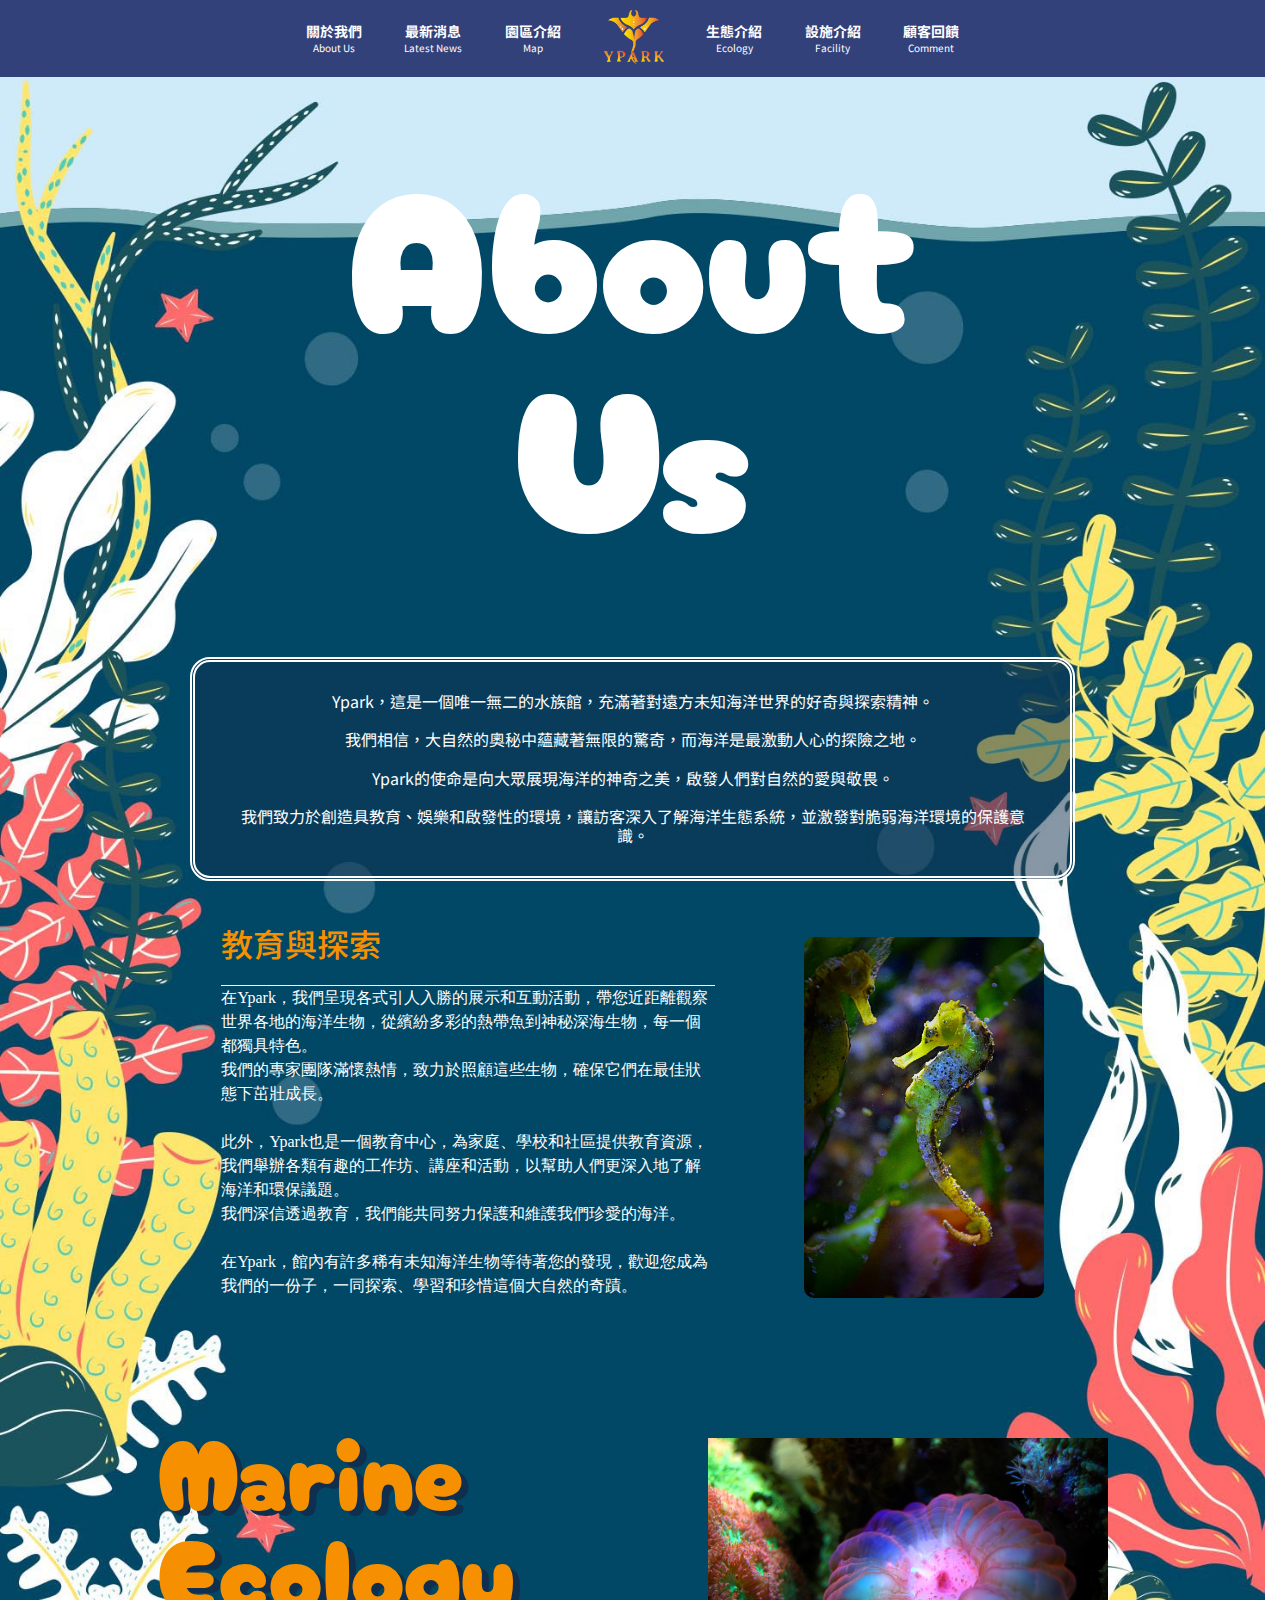
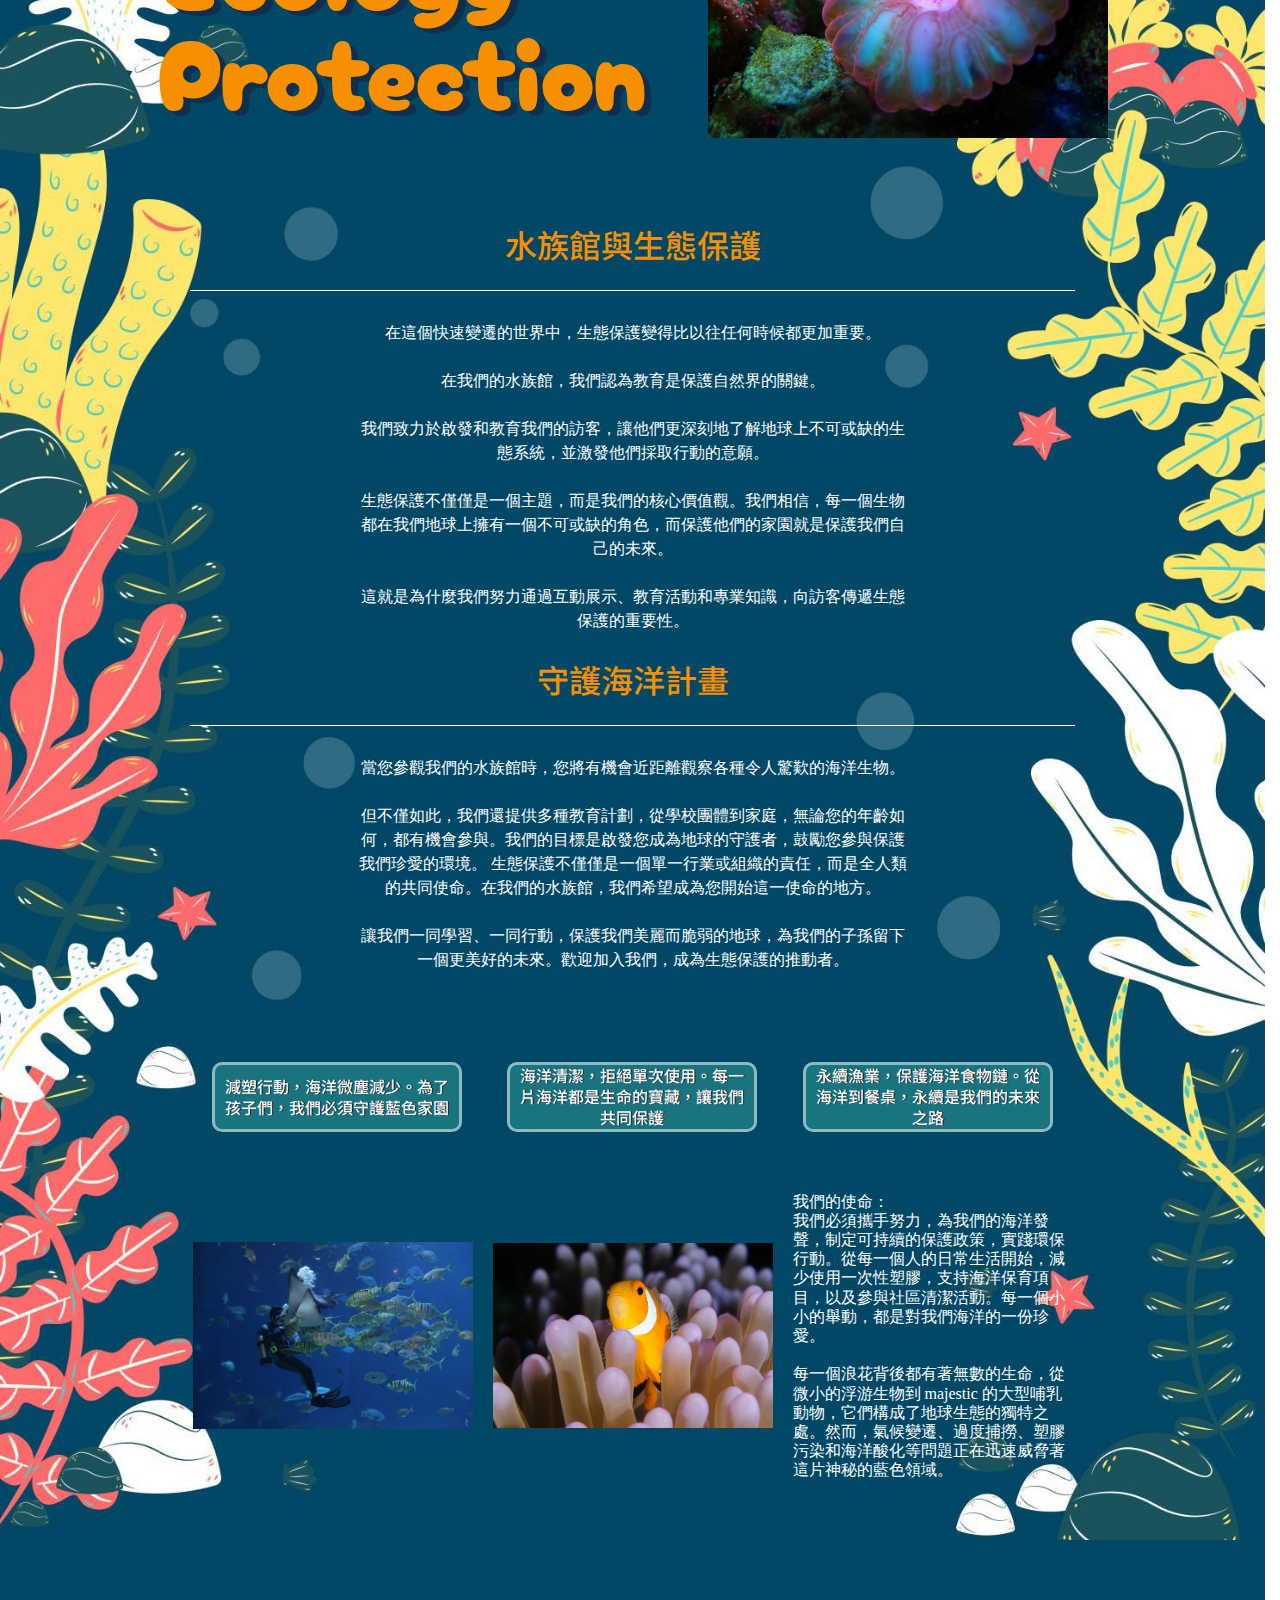
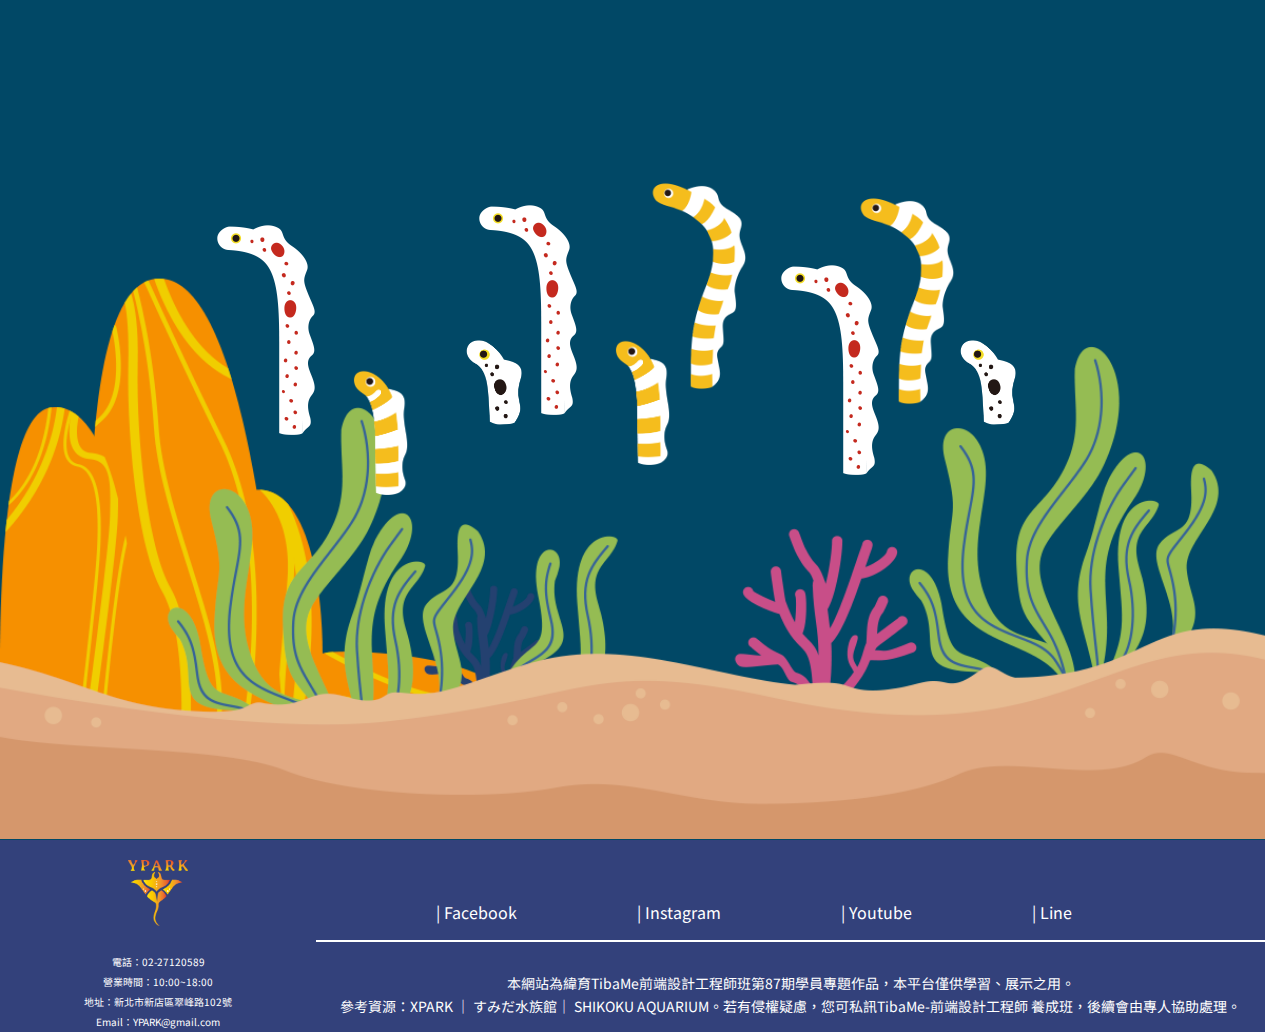
<file: AboutUs.html>
<!DOCTYPE html>
<html lang="en">

<head>
    <meta charset="UTF-8">
    <meta name="viewport" content="width=device-width, initial-scale=1.0">
    <title>關於我們</title>
    <link rel="stylesheet" href="./css/AboutUs.css">
    <link rel="stylesheet" href="./css/reset.css">
    <link rel="stylesheet" href="./css/header.css">
    <link rel="stylesheet" href="./css/footer.css">
    <link rel="icon" href="./img/favicon.ico" type="image/icon">
</head>

<body>
    <header>
        <nav class="hdNavbar">
            <ul>
                <li>
                    <a class="hdNav_list" href="./AboutUs.html">
                        <p class="cn_list">關於我們</p>
                        <p class="en_list">About Us</p>
                    </a>
                </li>
                <li>
                    <a class="hdNav_list" href="./LatestNews.html">
                        <p class="cn_list">最新消息</p>
                        <p class="en_list">Latest News</p>
                    </a>
                </li>
                <li>
                    <a class="hdNav_list" href="./Map.html">
                        <p class="cn_list">園區介紹</p>
                        <p class="en_list">Map</p>
                    </a>
                </li>
                <li>
                    <a class="hdBack_frontPage" href="./index.html">
                        <img class="top_logo" src="./img/LOGOheader.png">
                    </a>
                </li>
                <li>
                    <a class="hdNav_list" href="./Ecology.html">
                        <p class="cn_list">生態介紹</p>
                        <p class="en_list">Ecology</p>
                    </a>
                </li>
                <li>
                    <a class="hdNav_list" href="./Facility.html">
                        <p class="cn_list">設施介紹</p>
                        <p class="en_list">Facility</p>
                    </a>
                </li>
                <li>
                    <a class="hdNav_list" href="./Comment.html">
                        <p class="cn_list">顧客回饋</p>
                        <p class="en_list">Comment</p>
                    </a>
                </li>
            </ul>
        </nav>
    </header>

    <!--------------------content----------------------->
    <div class="content">
        <div class="cave">
            <h1>About<br>
                Us
            </h1>
            <div class="topIntroduceBlock">
                <div class="topIntroduce">
                    <p>Ypark，這是一個唯一無二的水族館，充滿著對遠方未知海洋世界的好奇與探索精神。<br><br>
                        我們相信，大自然的奧秘中蘊藏著無限的驚奇，而海洋是最激動人心的探險之地。<br><br>
                        Ypark的使命是向大眾展現海洋的神奇之美，啟發人們對自然的愛與敬畏。<br><br>
                        我們致力於創造具教育、娛樂和啟發性的環境，讓訪客深入了解海洋生態系統，並激發對脆弱海洋環境的保護意識。
                    </p>
                </div>
                <div class="topImgText">
                    <div>
                        <h2>教育與探索</h2>
                        <p>
                            在Ypark，我們呈現各式引人入勝的展示和互動活動，帶您近距離觀察世界各地的海洋生物，從繽紛多彩的熱帶魚到神秘深海生物，每一個都獨具特色。<br>
                            我們的專家團隊滿懷熱情，致力於照顧這些生物，確保它們在最佳狀態下茁壯成長。<br><br>
                            此外，Ypark也是一個教育中心，為家庭、學校和社區提供教育資源，我們舉辦各類有趣的工作坊、講座和活動，以幫助人們更深入地了解海洋和環保議題。<br>
                            我們深信透過教育，我們能共同努力保護和維護我們珍愛的海洋。<br><br>
                            在Ypark，館內有許多稀有未知海洋生物等待著您的發現，歡迎您成為我們的一份子，一同探索、學習和珍惜這個大自然的奇蹟。
                        </p>
                    </div>
                    <img src="./img/aquariumSeahorse.jpg">
                </div>

            </div>
            <div class="bottomIntroduce">
                <h1>Marine<br>
                    Ecology<br>
                    Protection
                </h1>
                <img src="./img/aquariumD.jpg">
            </div>
            <div class="bottomText">
                <h2>水族館與生態保護</h2>
                <p>在這個快速變遷的世界中，生態保護變得比以往任何時候都更加重要。<br><br>
                    在我們的水族館，我們認為教育是保護自然界的關鍵。<br><br>
                    我們致力於啟發和教育我們的訪客，讓他們更深刻地了解地球上不可或缺的生態系統，並激發他們採取行動的意願。<br><br>
                    生態保護不僅僅是一個主題，而是我們的核心價值觀。我們相信，每一個生物都在我們地球上擁有一個不可或缺的角色，而保護他們的家園就是保護我們自己的未來。<br><br>
                    這就是為什麼我們努力通過互動展示、教育活動和專業知識，向訪客傳遞生態保護的重要性。
                </p>
                <h2>守護海洋計畫</h2>
                <p>
                    當您參觀我們的水族館時，您將有機會近距離觀察各種令人驚歎的海洋生物。<br><br>
                    但不僅如此，我們還提供多種教育計劃，從學校團體到家庭，無論您的年齡如何，都有機會參與。我們的目標是啟發您成為地球的守護者，鼓勵您參與保護我們珍愛的環境。
                    生態保護不僅僅是一個單一行業或組織的責任，而是全人類的共同使命。在我們的水族館，我們希望成為您開始這一使命的地方。<br><br>
                    讓我們一同學習、一同行動，保護我們美麗而脆弱的地球，為我們的子孫留下一個更美好的未來。歡迎加入我們，成為生態保護的推動者。
                </p>
            </div>
            <div class="bottomBlock">
                <div class="bottomButton">
                    <div class="bottomButtonA">
                        <span>減塑行動，海洋微塵減少。為了孩子們，我們必須守護藍色家園</span>
                    </div>
                    <div class="bottomButtonB">
                        <span>海洋清潔，拒絕單次使用。每一片海洋都是生命的寶藏，讓我們共同保護</span>
                    </div>
                    <div class="bottomButtonC">
                        <span>永續漁業，保護海洋食物鏈。從海洋到餐桌，永續是我們的未來之路</span>
                    </div>
                </div>
                <div class="bottomImg">
                    <img src="./img/aquariumA.jpg">
                    <img src="./img/aquariumB.jpg">
                    <p>我們的使命：<br>
                        我們必須攜手努力，為我們的海洋發聲，制定可持續的保護政策，實踐環保行動。從每一個人的日常生活開始，減少使用一次性塑膠，支持海洋保育項目，以及參與社區清潔活動。每一個小小的舉動，都是對我們海洋的一份珍愛。<br><br>

                        每一個浪花背後都有著無數的生命，從微小的浮游生物到 majestic
                        的大型哺乳動物，它們構成了地球生態的獨特之處。然而，氣候變遷、過度捕撈、塑膠污染和海洋酸化等問題正在迅速威脅著這片神秘的藍色領域。
                    </p>
                </div>
            </div>
        </div>
    </div>
    <div class="beach">
        <div class="gardenEel">
            <img class="gardenEel_A" src="./img/gardenEel_A.png" alt="">
            <img class="gardenEel_B" src="./img/gardenEel_D.png" alt="">
            <img class="gardenEel_C" src="./img/gardenEel_C.png" alt="">
            <img class="gardenEel_D" src="./img/gardenEel_A.png" alt="">
            <img class="gardenEel_E" src="./img/gardenEel_D.png" alt="">
            <img class="gardenEel_F" src="./img/gardenEel_B.png" alt="">
            <img class="gardenEel_G" src="./img/gardenEel_A.png" alt="">
            <img class="gardenEel_H" src="./img/gardenEel_B.png" alt="">
            <img class="gardenEel_I" src="./img/gardenEel_C.png" alt="">
        </div>
    </div>
    </div>
    <!--------------------footer----------------------->
    <footer>
        <nav class="footerContainer">
            <div class="footerLeft">
                <ul>
                    <li>
                        <img class="ftBottomLOGO" src="./img/LOGOfooter.png">
                    </li>
                    <li>
                        <p>
                            電話：02-27120589<br>
                            營業時間：10:00~18:00<br>
                            地址：新北市新店區翠峰路102號<br>
                            Email：YPARK@gmail.com<br>
                        </p>
                    </li>
                </ul>
            </div>
            <div class="footerRight">
                <div class="footerRightItem">
                    <a>| Facebook</a>
                    <a>| Instagram</a>
                    <a>| Youtube</a>
                    <a>| Line</a>
                </div>
                <div>
                    <p>本網站為緯育TibaMe前端設計工程師班第87期學員專題作品，本平台僅供學習、展示之用。<br>
                        參考資源：XPARK ｜ すみだ水族館｜ SHIKOKU AQUARIUM。若有侵權疑慮，您可私訊TibaMe-前端設計工程師 養成班，後續會由專人協助處理。
                    </p>
                </div>
            </div>
        </nav>
    </footer>

</body>

</html>
</file>
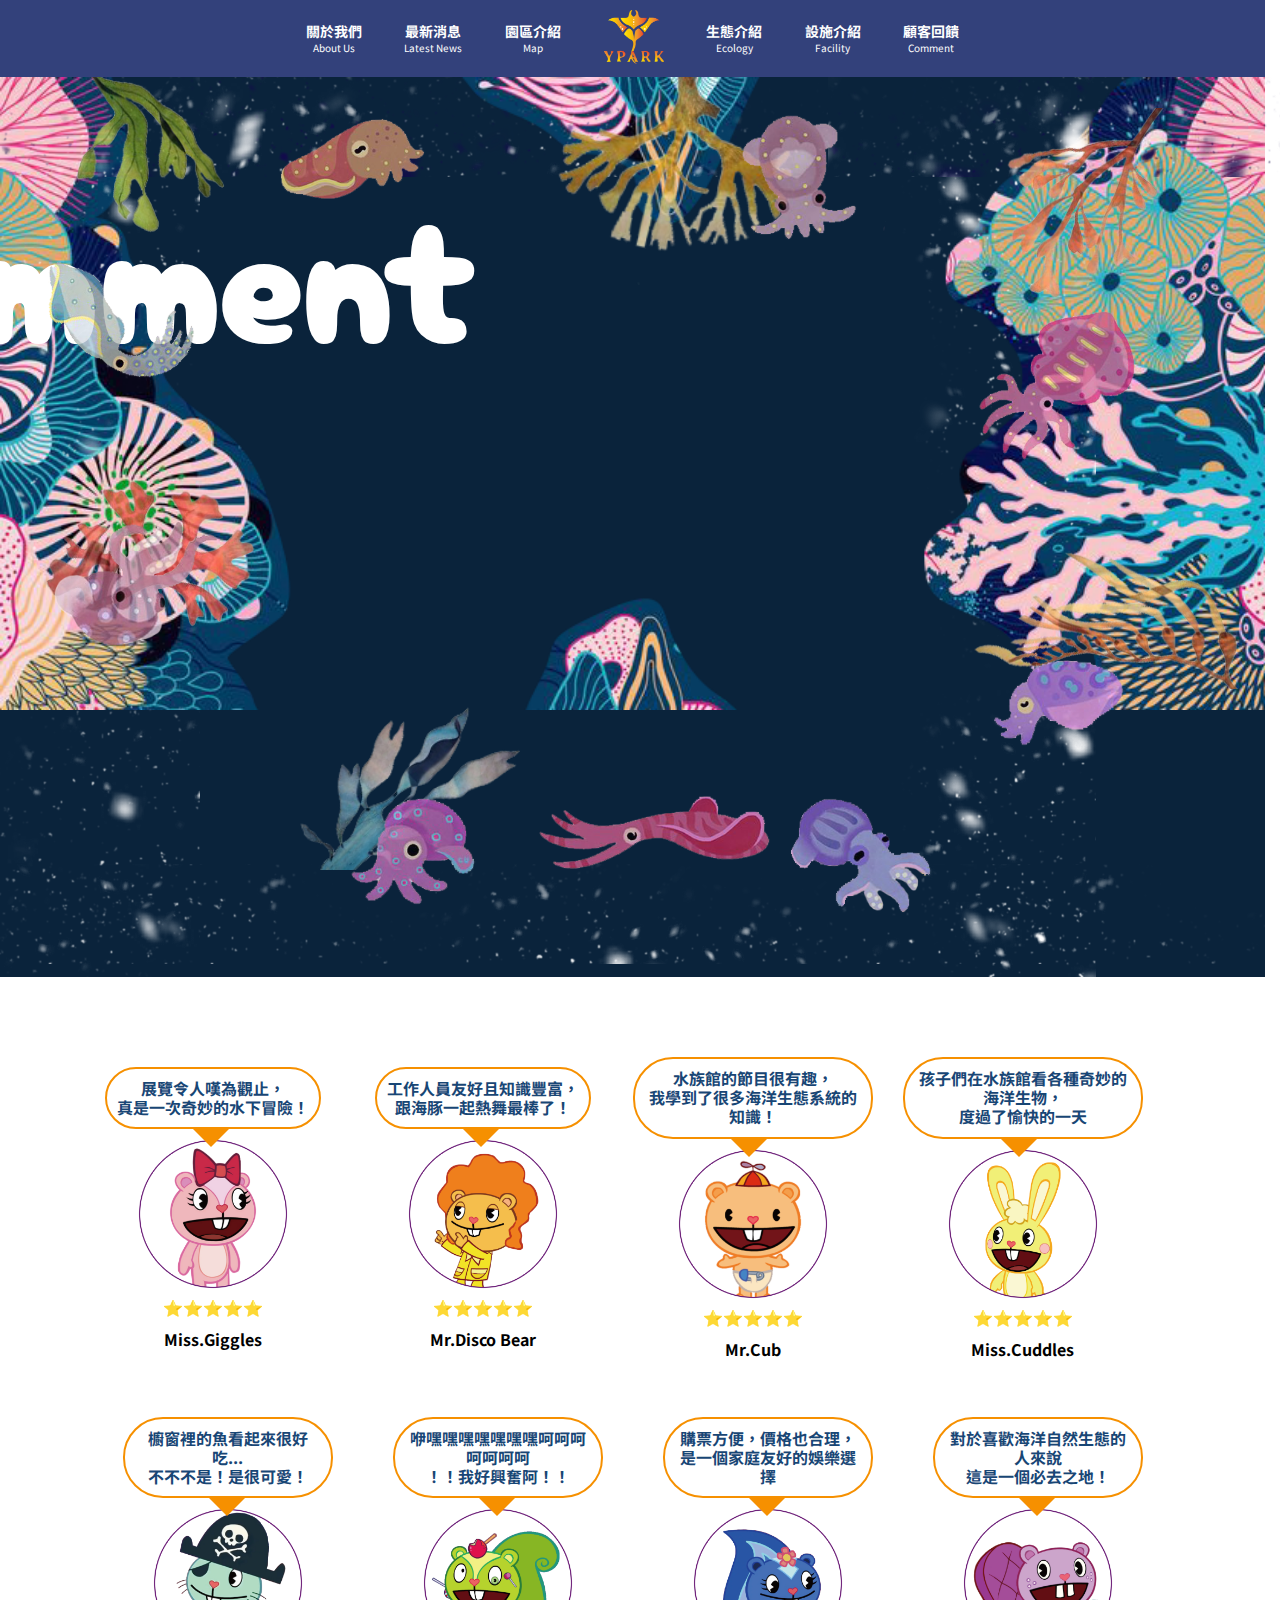
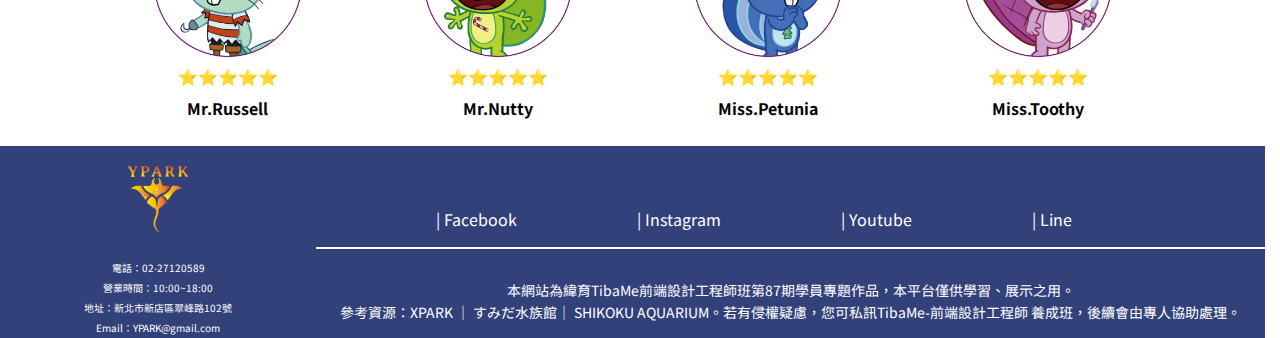
<file: Comment.html>
<!DOCTYPE html>
<html lang="en">

<head>
    <meta charset="UTF-8">
    <meta name="viewport" content="width=device-width, initial-scale=1.0">
    <title>顧客回饋</title>
    <link rel="stylesheet" href="./css/Comment.css">
    <link rel="stylesheet" href="./css/reset.css">
    <link rel="stylesheet" href="./css/header.css">
    <link rel="stylesheet" href="./css/footer.css">
    <link rel="icon" href="./img/favicon.ico" type="image/icon">
    <script src="./js/Comment.js"></script>
</head>

<body>
    <header>
        <nav class="hdNavbar">
            <ul>
                <li>
                    <a class="hdNav_list" href="./AboutUs.html">
                        <p class="cn_list">關於我們</p>
                        <p class="en_list">About Us</p>
                    </a>
                </li>
                <li>
                    <a class="hdNav_list" href="./LatestNews.html">
                        <p class="cn_list">最新消息</p>
                        <p class="en_list">Latest News</p>
                    </a>
                </li>
                <li>
                    <a class="hdNav_list" href="./Map.html">
                        <p class="cn_list">園區介紹</p>
                        <p class="en_list">Map</p>
                    </a>
                </li>
                <li>
                    <a class="hdBack_frontPage" href="./index.html">
                        <img class="top_logo" src="./img/LOGOheader.png">
                    </a>
                </li>
                <li>
                    <a class="hdNav_list" href="./Ecology.html">
                        <p class="cn_list">生態介紹</p>
                        <p class="en_list">Ecology</p>
                    </a>
                </li>
                <li>
                    <a class="hdNav_list" href="./Facility.html">
                        <p class="cn_list">設施介紹</p>
                        <p class="en_list">Facility</p>
                    </a>
                </li>
                <li>
                    <a class="hdNav_list" href="./Comment.html">
                        <p class="cn_list">顧客回饋</p>
                        <p class="en_list">Comment</p>
                    </a>
                </li>
            </ul>
        </nav>
    </header>

    <!--------------------content----------------------->
    <div class="contentGB">
        <h1 class="Comment" id="Comment">Comment</h1>
        <div class="coralBG">
            <div class="topBlock">
                <div class="seaweedTop" id="seaweedTop"></div>
                <div class="snowTop" id="snowTop"></div>
                <div class="squidTop">
                    <div class="squidA" id="squidA"></div>
                    <div class="squidB" id="squidB"></div>
                </div>
            </div>
            <div class="rightBlock">
                <div class="seaweedRight" id="seaweedRight"></div>
                <div class="snowRight" id="snowRight"></div>
                <div class="squidRight">
                    <div class="squidC" id="squidC"></div>
                    <div class="squidD" id="squidD"></div>
                </div>
            </div>
            <div class="bottomBlock">
                <div class="seaweedBottom" id="seaweedBottom"></div>
                <div class="snowBottom" id="snowBottom"></div>
                <div class="squidBottom">
                    <div class="squidE" id="squidE"></div>
                    <div class="squidF" id="squidF"></div>
                    <div class="squidG" id="squidG"></div>
                </div>
            </div>
            <div class="leftBlock">
                <div class="seaweedLeft" id="seaweedLeft"></div>
                <div class="snowLeft" id="snowLeft"></div>
                <div class="squidLeft">
                    <div class="squidH" id="squidH"></div>
                    <div class="squidI" id="squidI"></div>
                </div>
            </div>
        </div>

        <div class="commentBox">
            <div class="messageFirstRow">
                <div class="messageA">
                    <div class="Pop-ups">
                        <p>展覽令人嘆為觀止，<br>
                            真是一次奇妙的水下冒險！
                        </p>
                    </div>
                    <img src="./img/messageA.png">
                    <span>⭐⭐⭐⭐⭐
                        <br><br>
                        Miss.Giggles
                    </span>
                </div>
                <div class="messageB">
                    <div class="Pop-ups">
                        <p>
                            工作人員友好且知識豐富，<br>
                            跟海豚一起熱舞最棒了！
                        </p>
                    </div>
                    <img src="./img/messageB.png">
                    <span>⭐⭐⭐⭐⭐
                        <br><br>
                        Mr.Disco Bear
                    </span>
                </div>
                <div class="messageC">
                    <div class="Pop-ups">
                        <p>
                            水族館的節目很有趣，<br>
                            我學到了很多海洋生態系統的知識！
                        </p>
                    </div>
                    <img src="./img/messageC.png">
                    <span>⭐⭐⭐⭐⭐
                        <br><br>
                        Mr.Cub
                    </span>
                </div>
                <div class="messageD">
                    <div class="Pop-ups">
                        <p>孩子們在水族館看各種奇妙的海洋生物，<br>
                            度過了愉快的一天
                        </p>
                    </div>
                    <img src="./img/messageD.png">
                    <span>⭐⭐⭐⭐⭐
                        <br><br>
                        Miss.Cuddles
                    </span>
                </div>
            </div>
            <div class="messageSecondRow">
                <div class="messageE">
                    <div class="Pop-ups">
                        <p>櫥窗裡的魚看起來很好吃...<br>
                            不不不是！是很可愛！
                        </p>
                    </div>
                    <img src="./img/messageE.png">
                    <span>⭐⭐⭐⭐⭐
                        <br><br>
                        Mr.Russell
                    </span>
                </div>
                <div class="messageF">
                    <div class="Pop-ups">
                        <p>咿嘿嘿嘿嘿嘿嘿嘿呵呵呵呵呵呵呵<br>
                            ！！我好興奮阿！！
                        </p>
                    </div>
                    <img src="./img/messageF.png">
                    <span>⭐⭐⭐⭐⭐
                        <br><br>
                        Mr.Nutty
                    </span>
                </div>
                <div class="messageG">
                    <div class="Pop-ups">
                        <p>
                            購票方便，價格也合理，<br>
                            是一個家庭友好的娛樂選擇
                        </p>
                    </div>
                    <img src="./img/messageG.png">
                    <span>⭐⭐⭐⭐⭐
                        <br><br>
                        Miss.Petunia
                    </span>
                </div>
                <div class="messageH">
                    <div class="Pop-ups">
                        <p>對於喜歡海洋自然生態的人來說<br>
                            這是一個必去之地！</p>
                    </div>
                    <img src="./img/messageH.png">
                    <span>⭐⭐⭐⭐⭐
                        <br><br>
                        Miss.Toothy
                    </span>
                </div>
            </div>
        </div>
    </div>
    <!--------------------footer----------------------->
    <footer>
        <nav class="footerContainer">
            <div class="footerLeft">
                <ul>
                    <li>
                        <img class="ftBottomLOGO" src="./img/LOGOfooter.png">
                    </li>
                    <li>
                        <p>
                            電話：02-27120589<br>
                            營業時間：10:00~18:00<br>
                            地址：新北市新店區翠峰路102號<br>
                            Email：YPARK@gmail.com<br>
                        </p>
                    </li>
                </ul>
            </div>
            <div class="footerRight">
                <div class="footerRightItem">
                    <a>| Facebook</a>
                    <a>| Instagram</a>
                    <a>| Youtube</a>
                    <a>| Line</a>
                </div>
                <div>
                    <p>本網站為緯育TibaMe前端設計工程師班第87期學員專題作品，本平台僅供學習、展示之用。<br>
                        參考資源：XPARK ｜ すみだ水族館｜ SHIKOKU AQUARIUM。若有侵權疑慮，您可私訊TibaMe-前端設計工程師 養成班，後續會由專人協助處理。
                    </p>
                </div>
            </div>
        </nav>
    </footer>

</body>

</html>
</file>
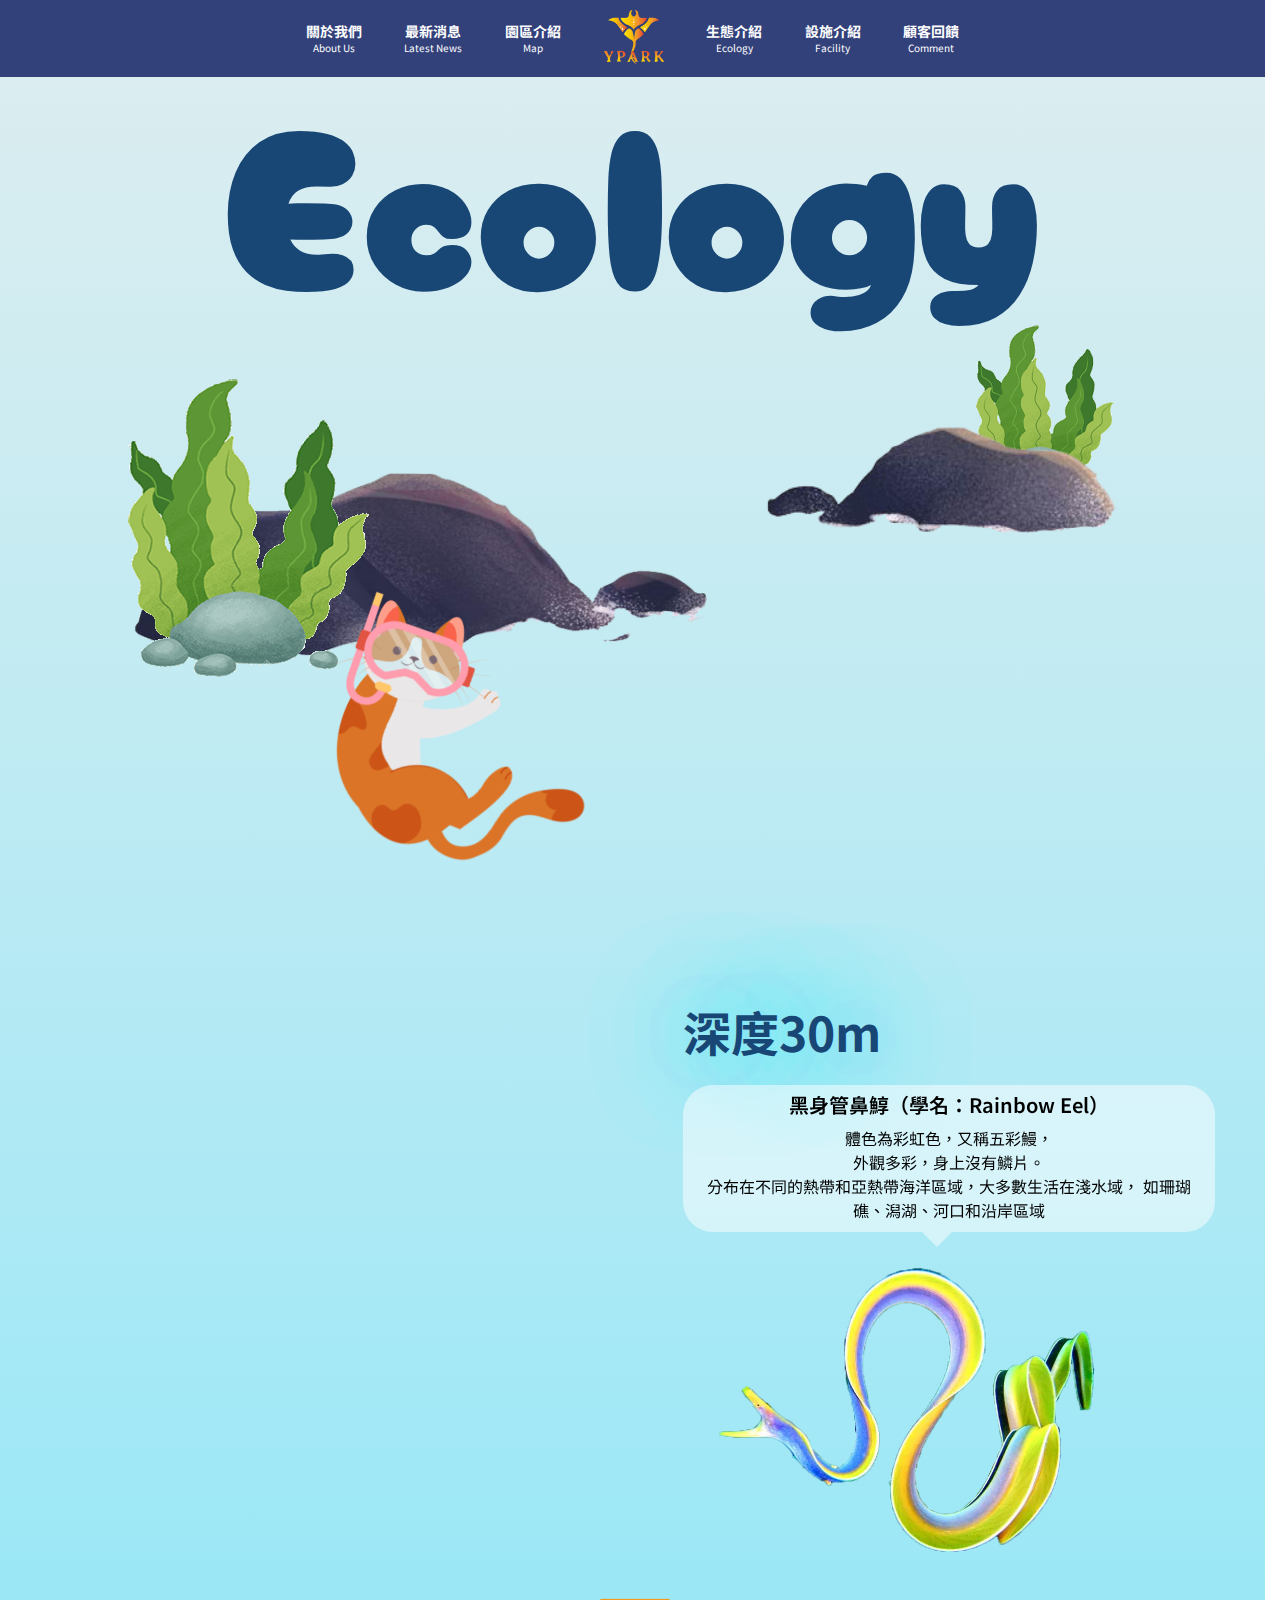
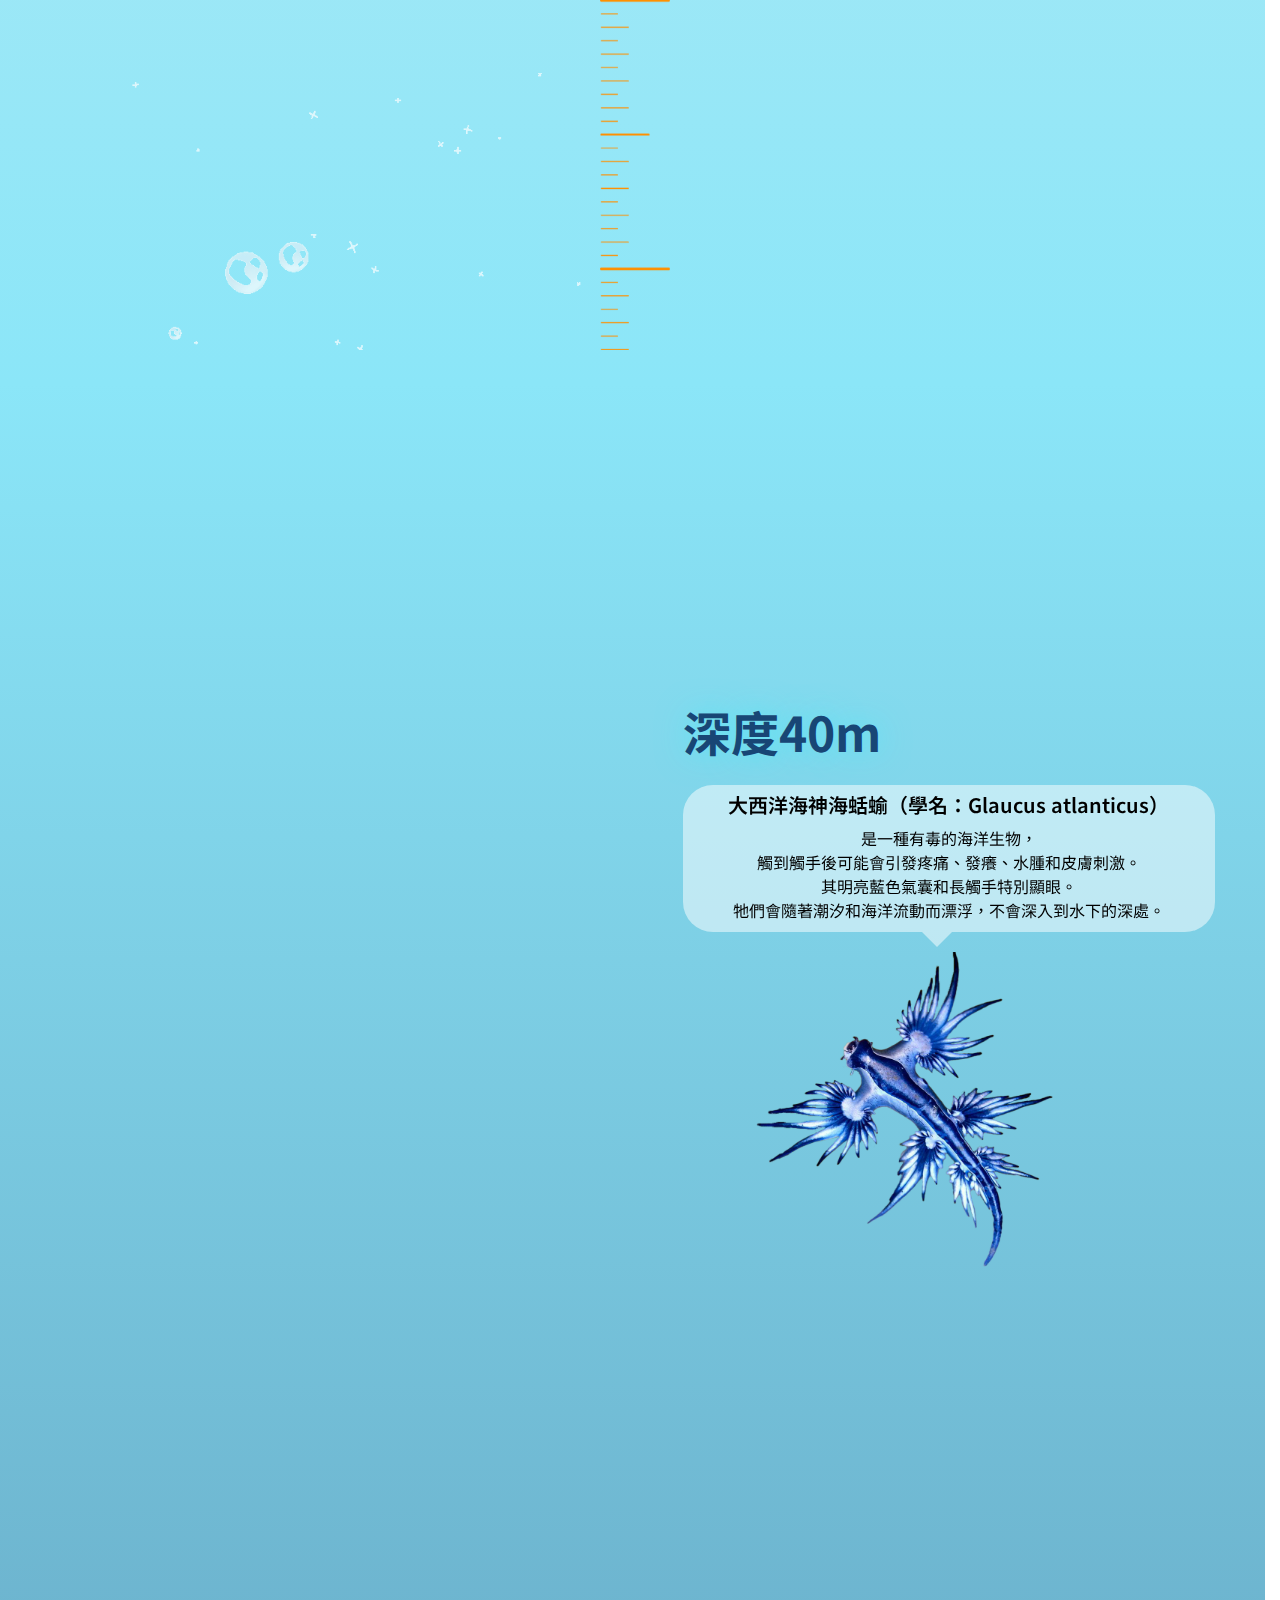
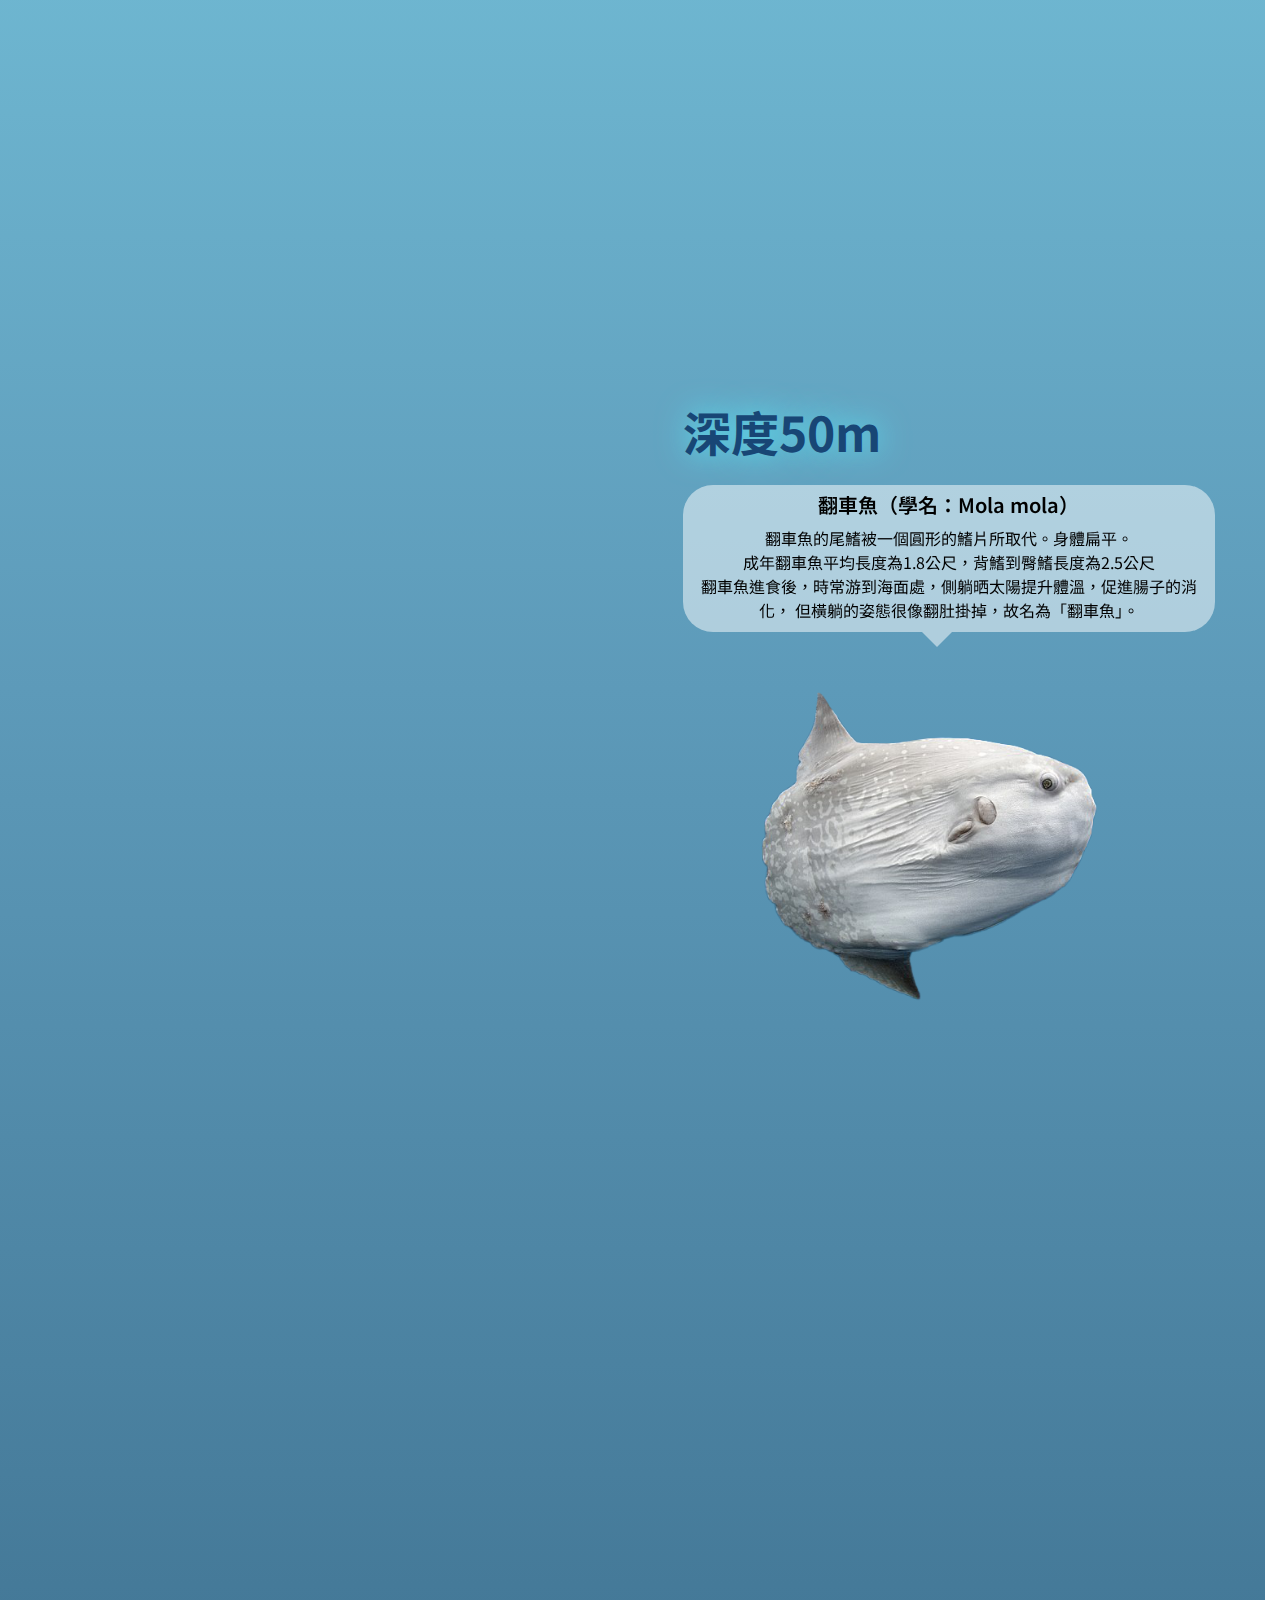
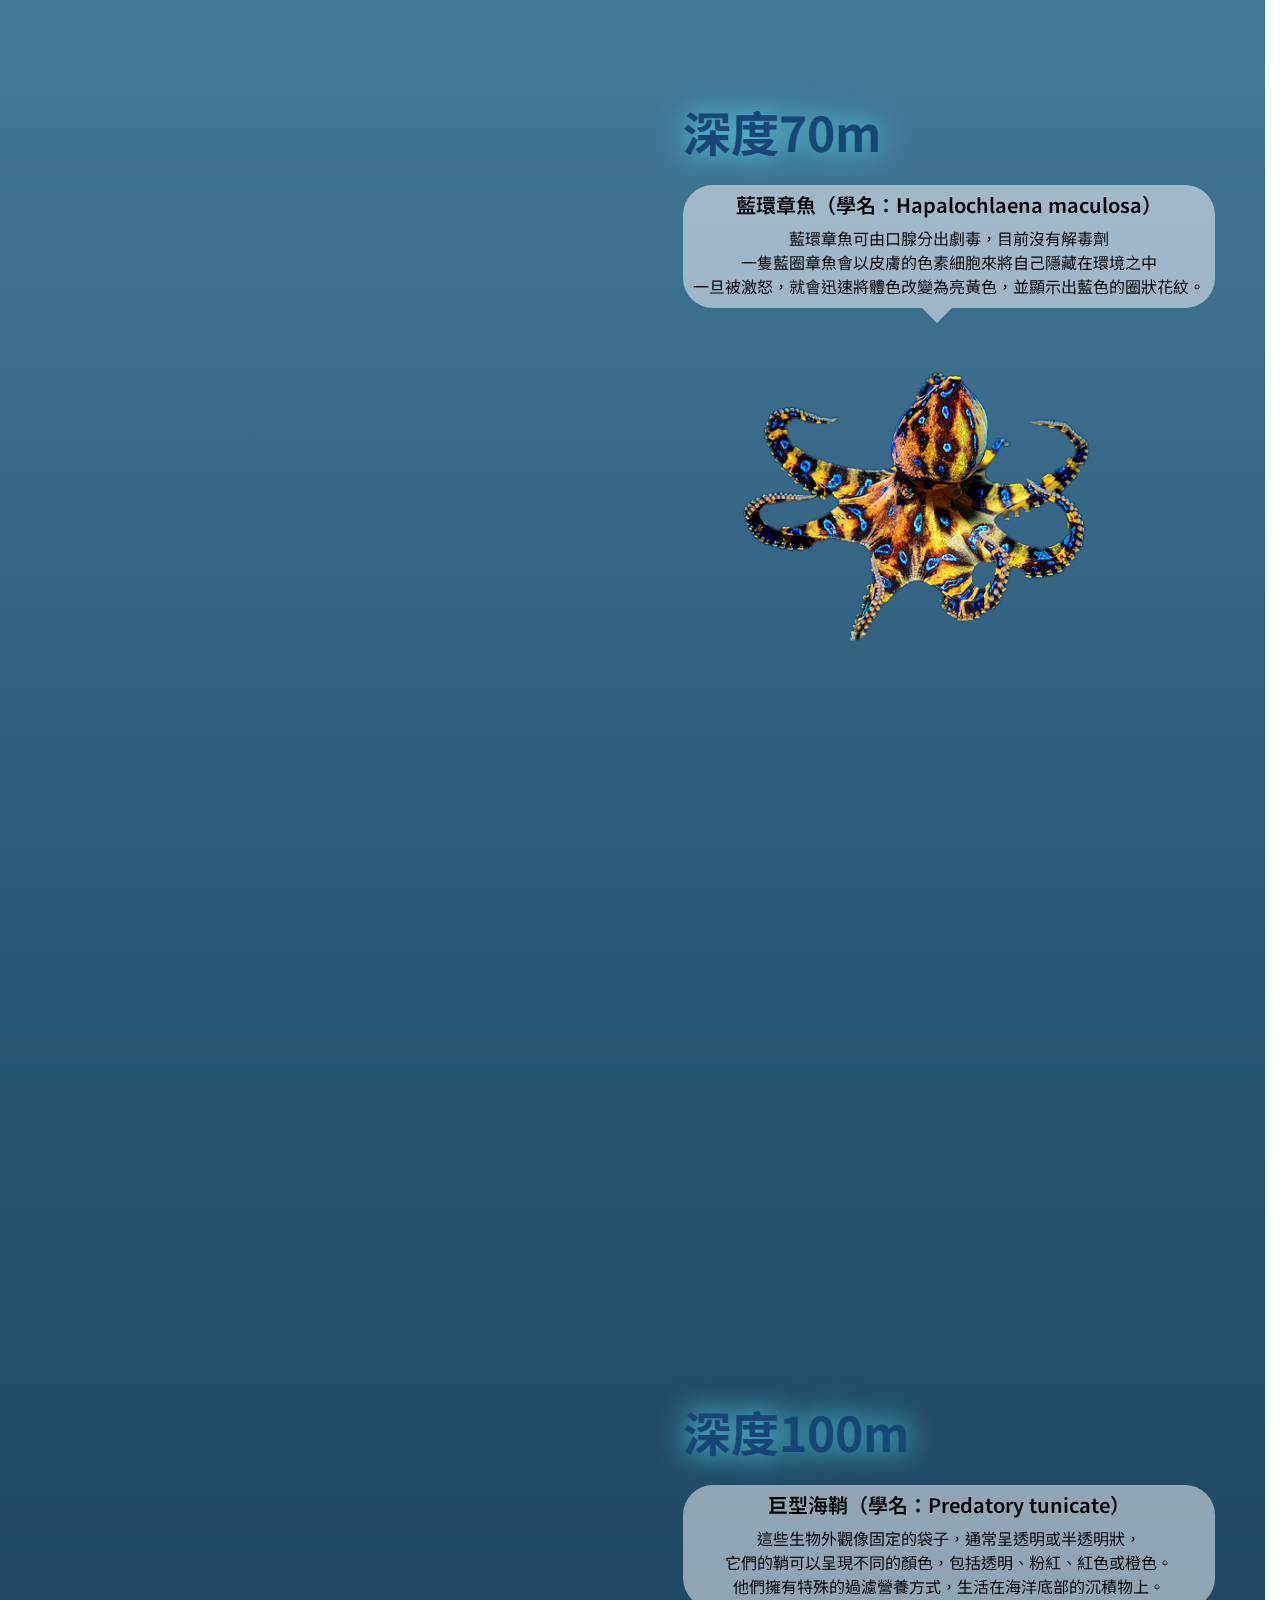
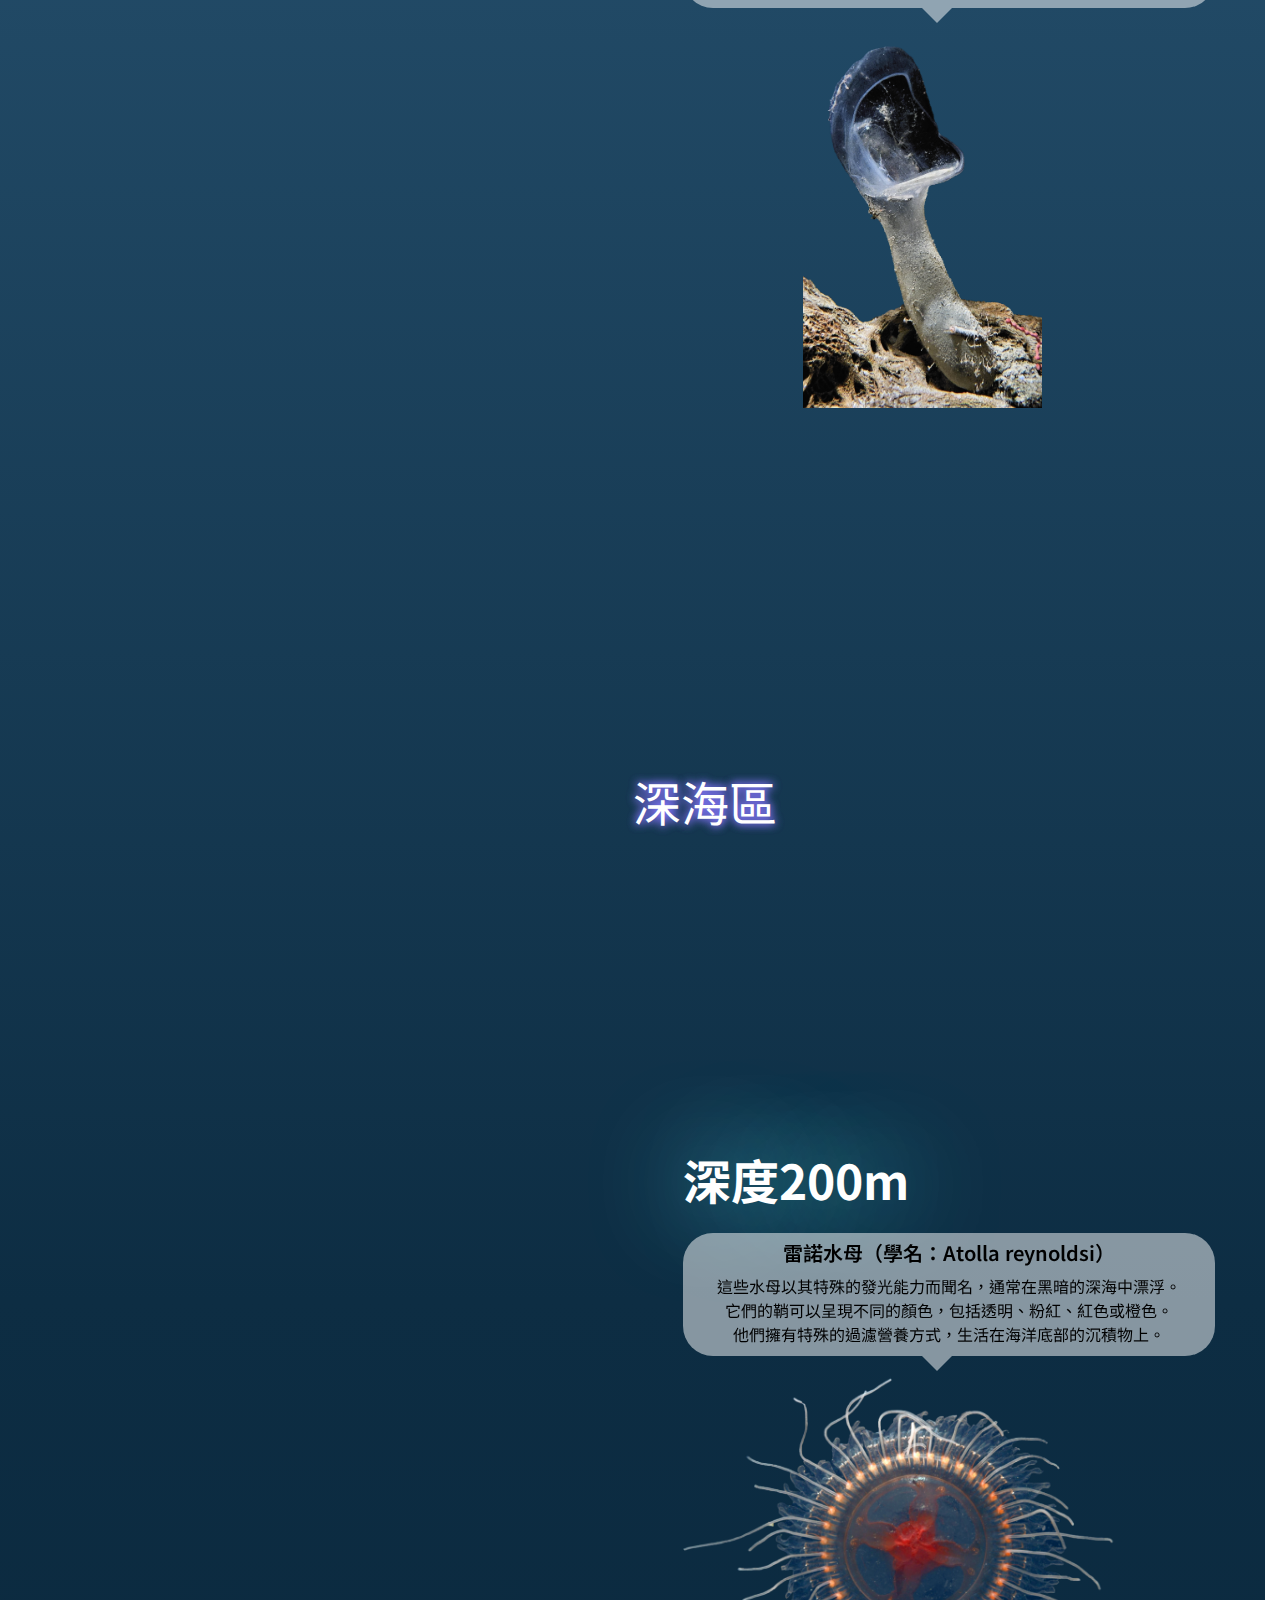
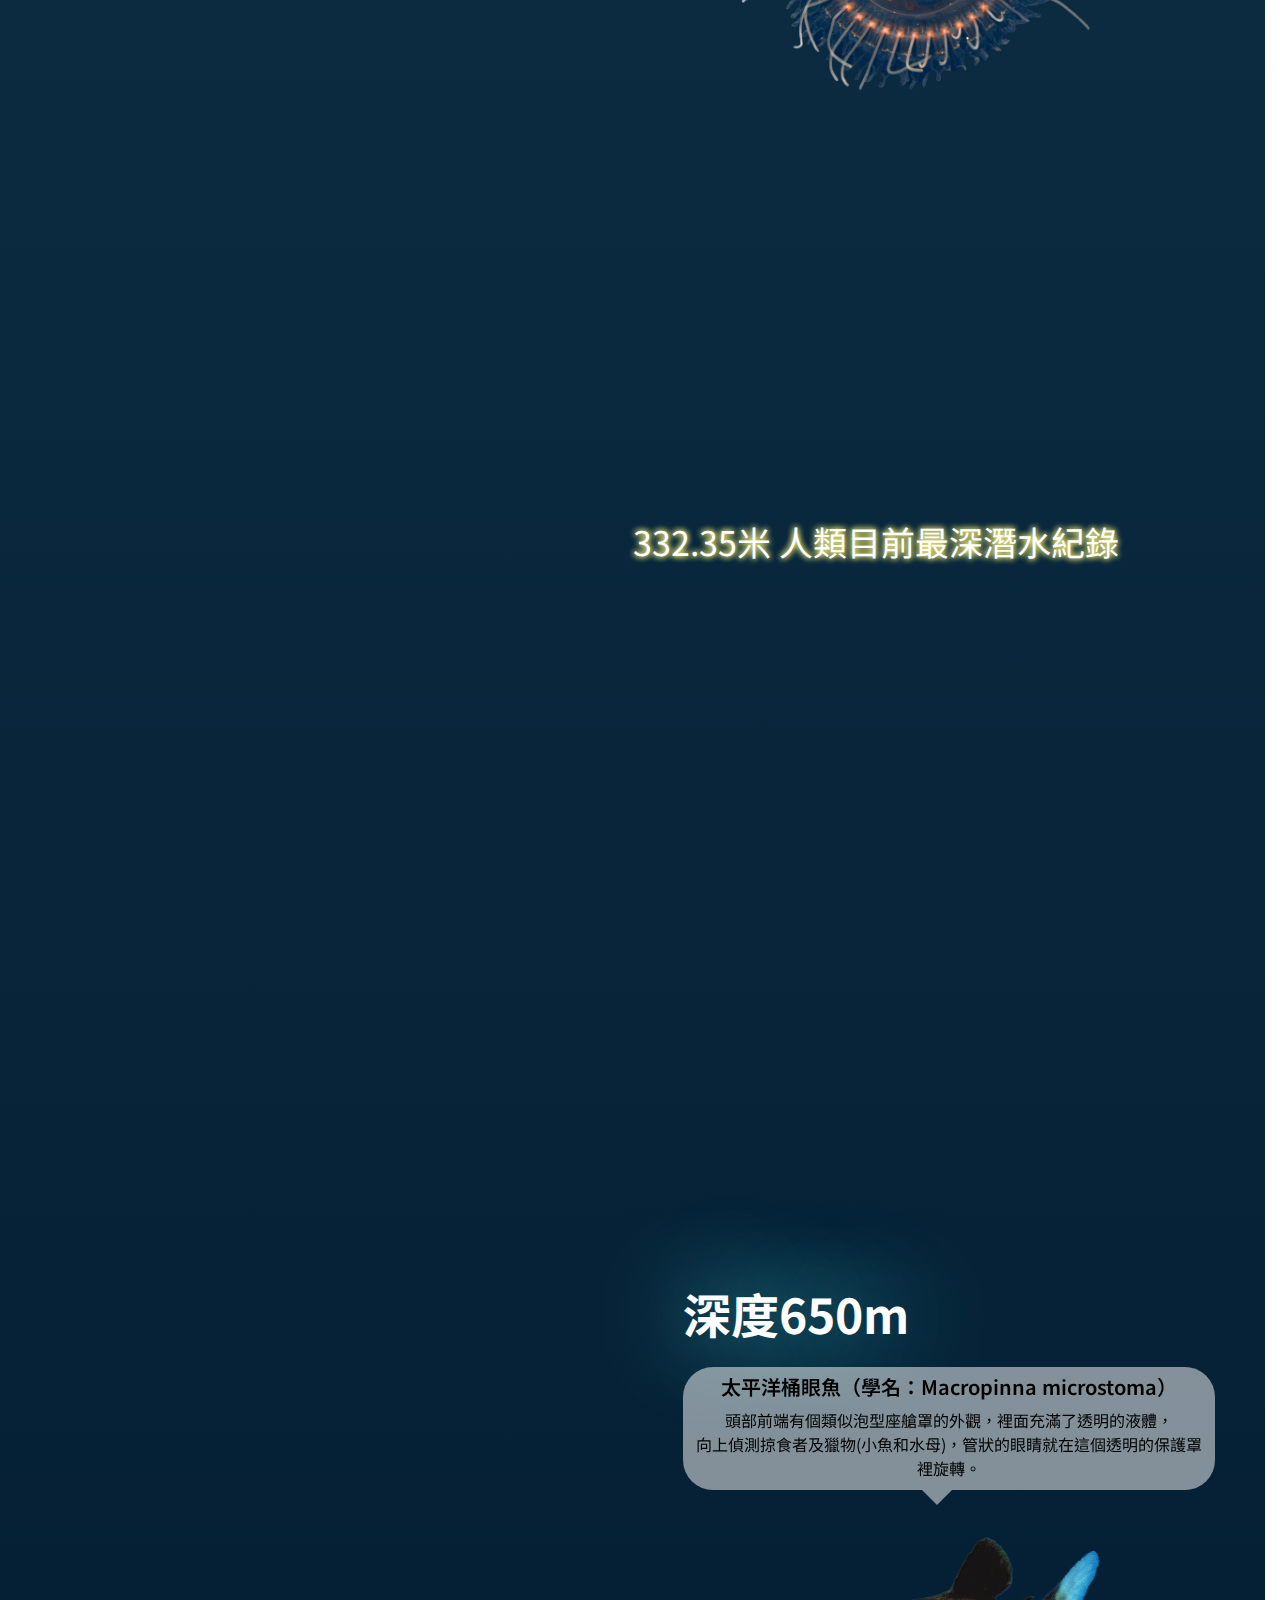
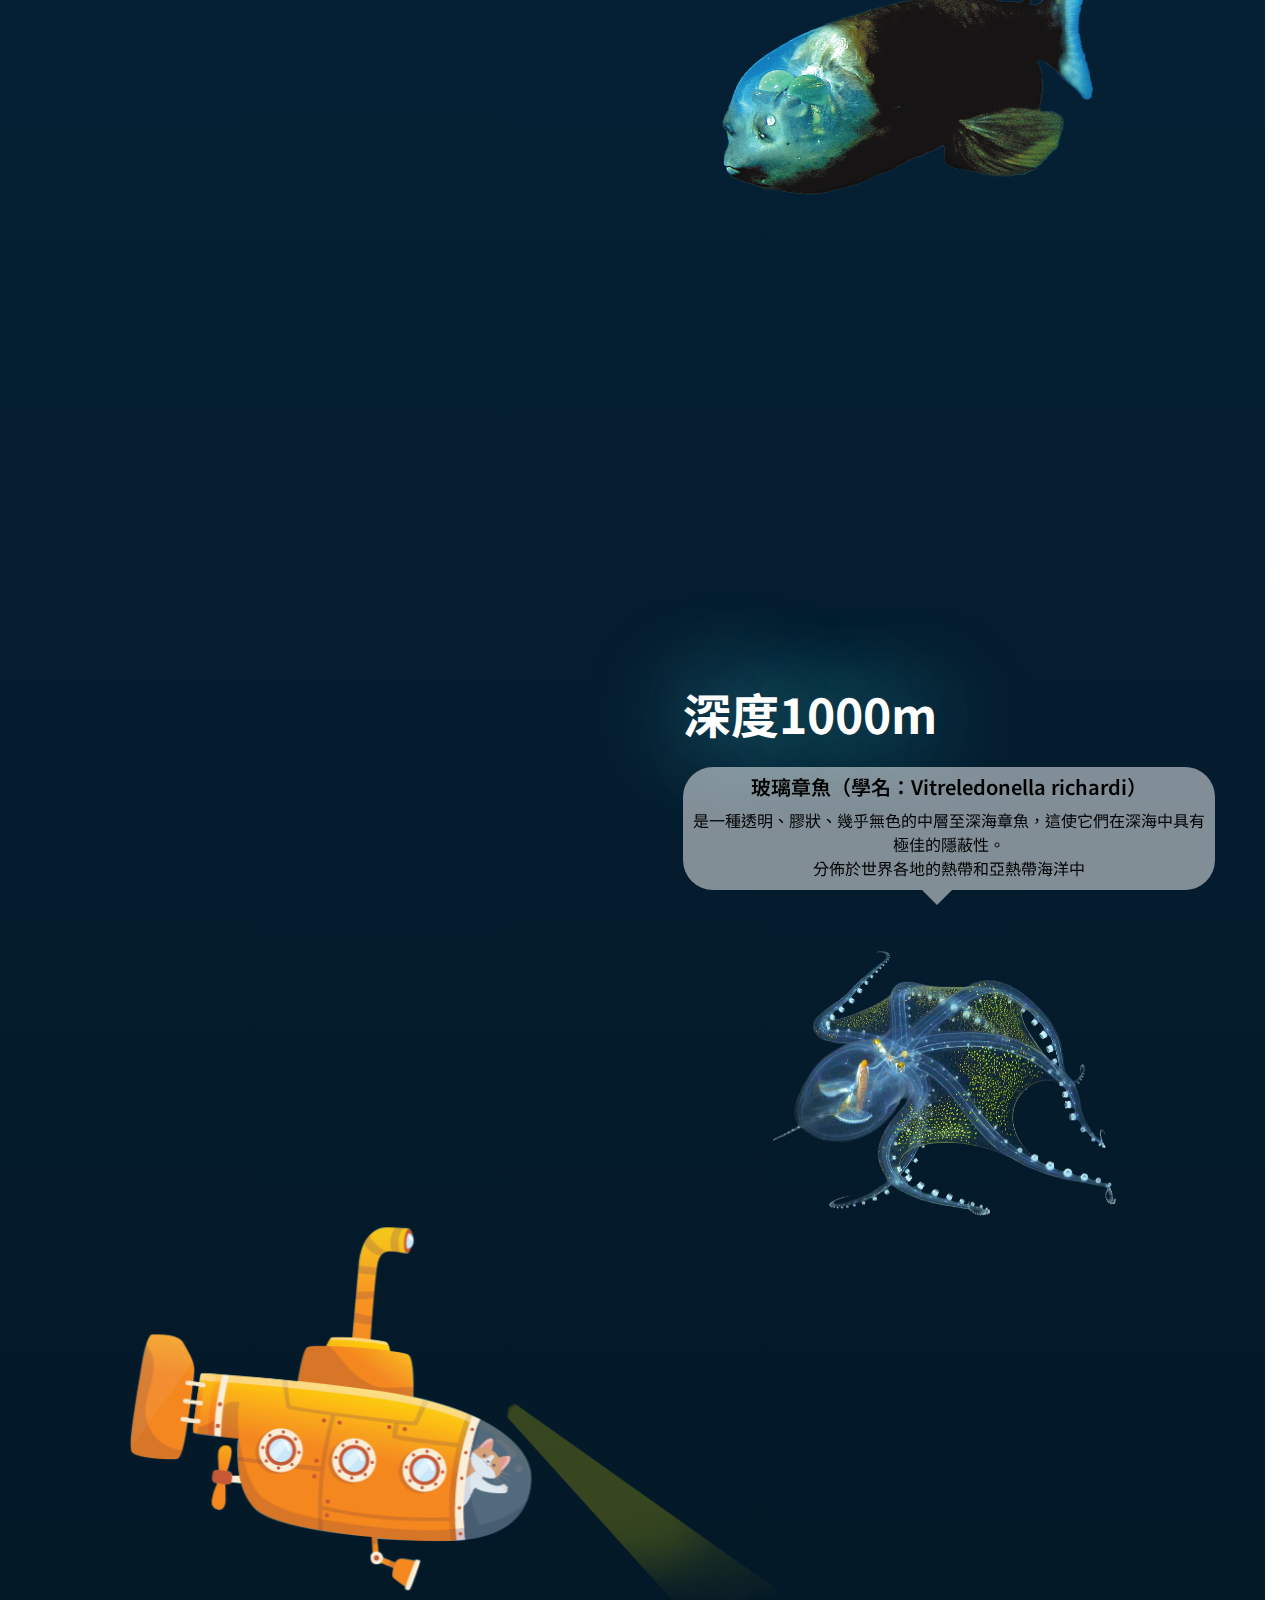
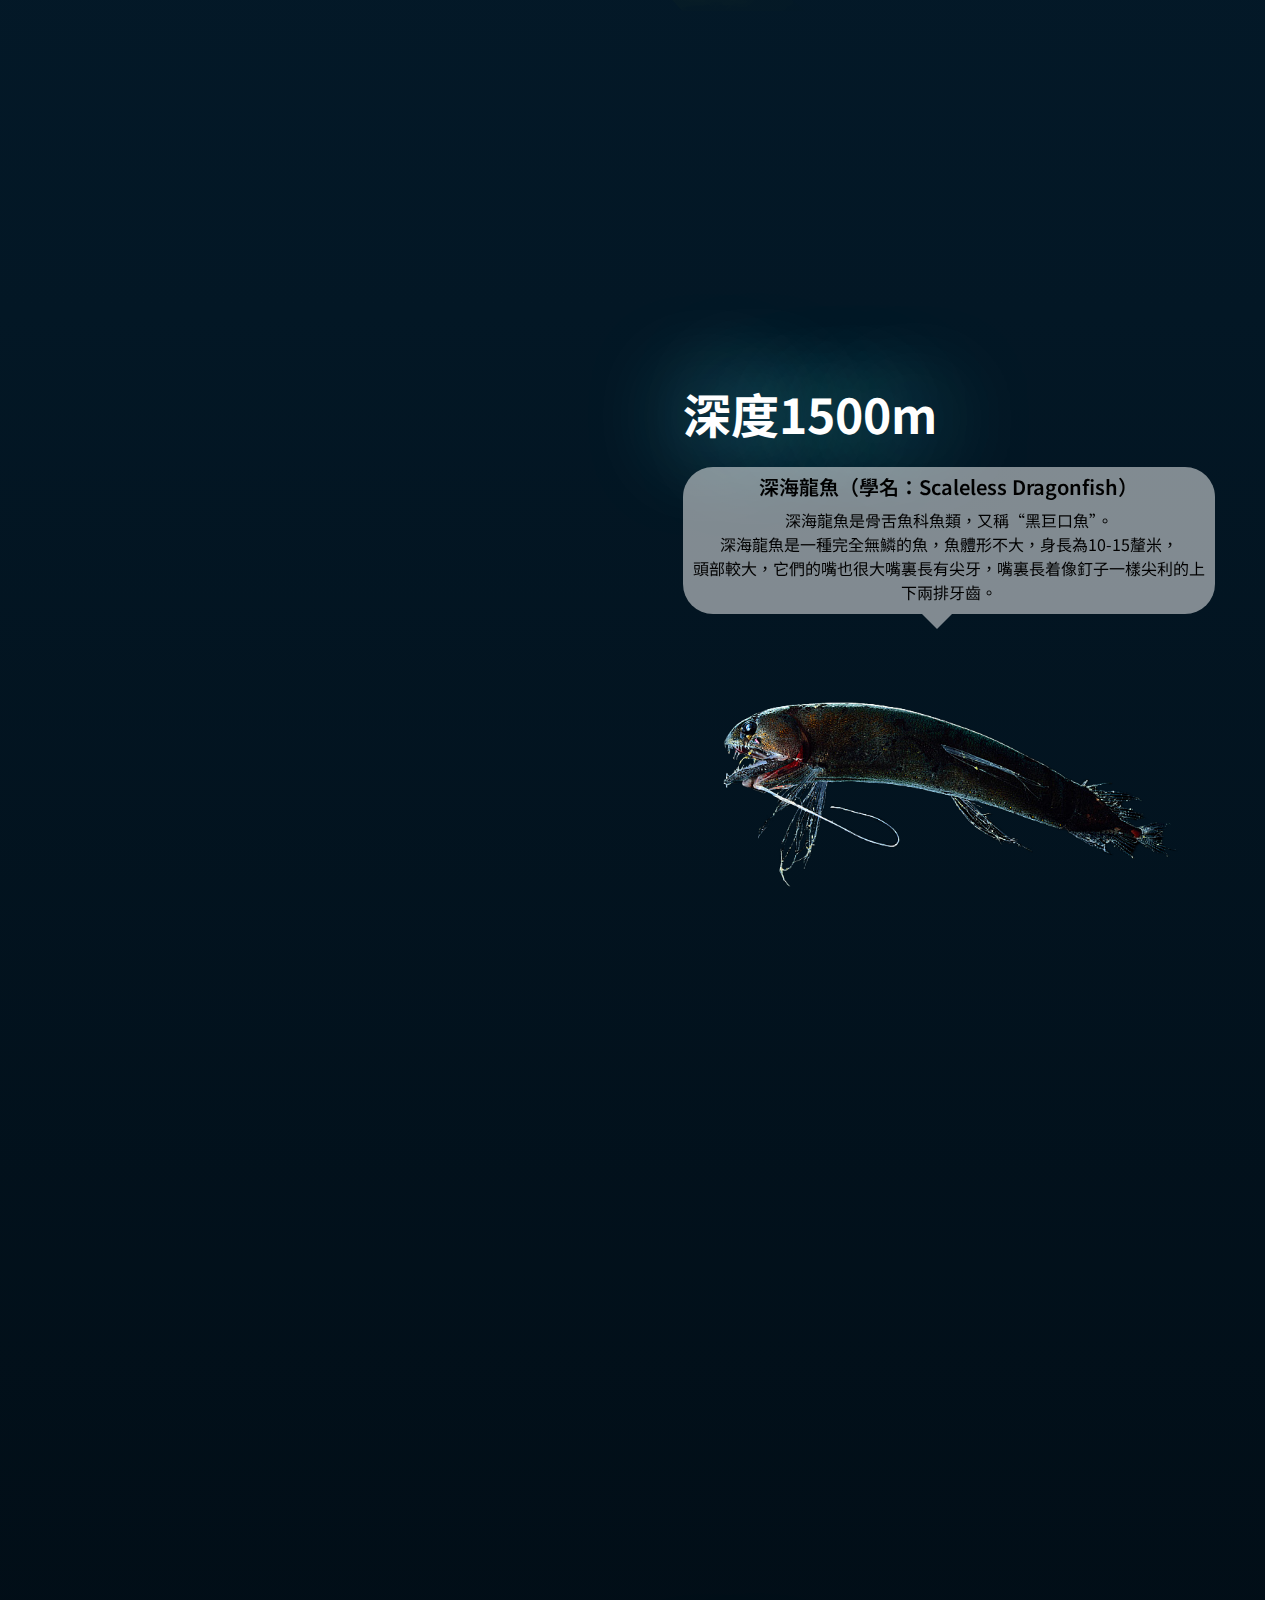
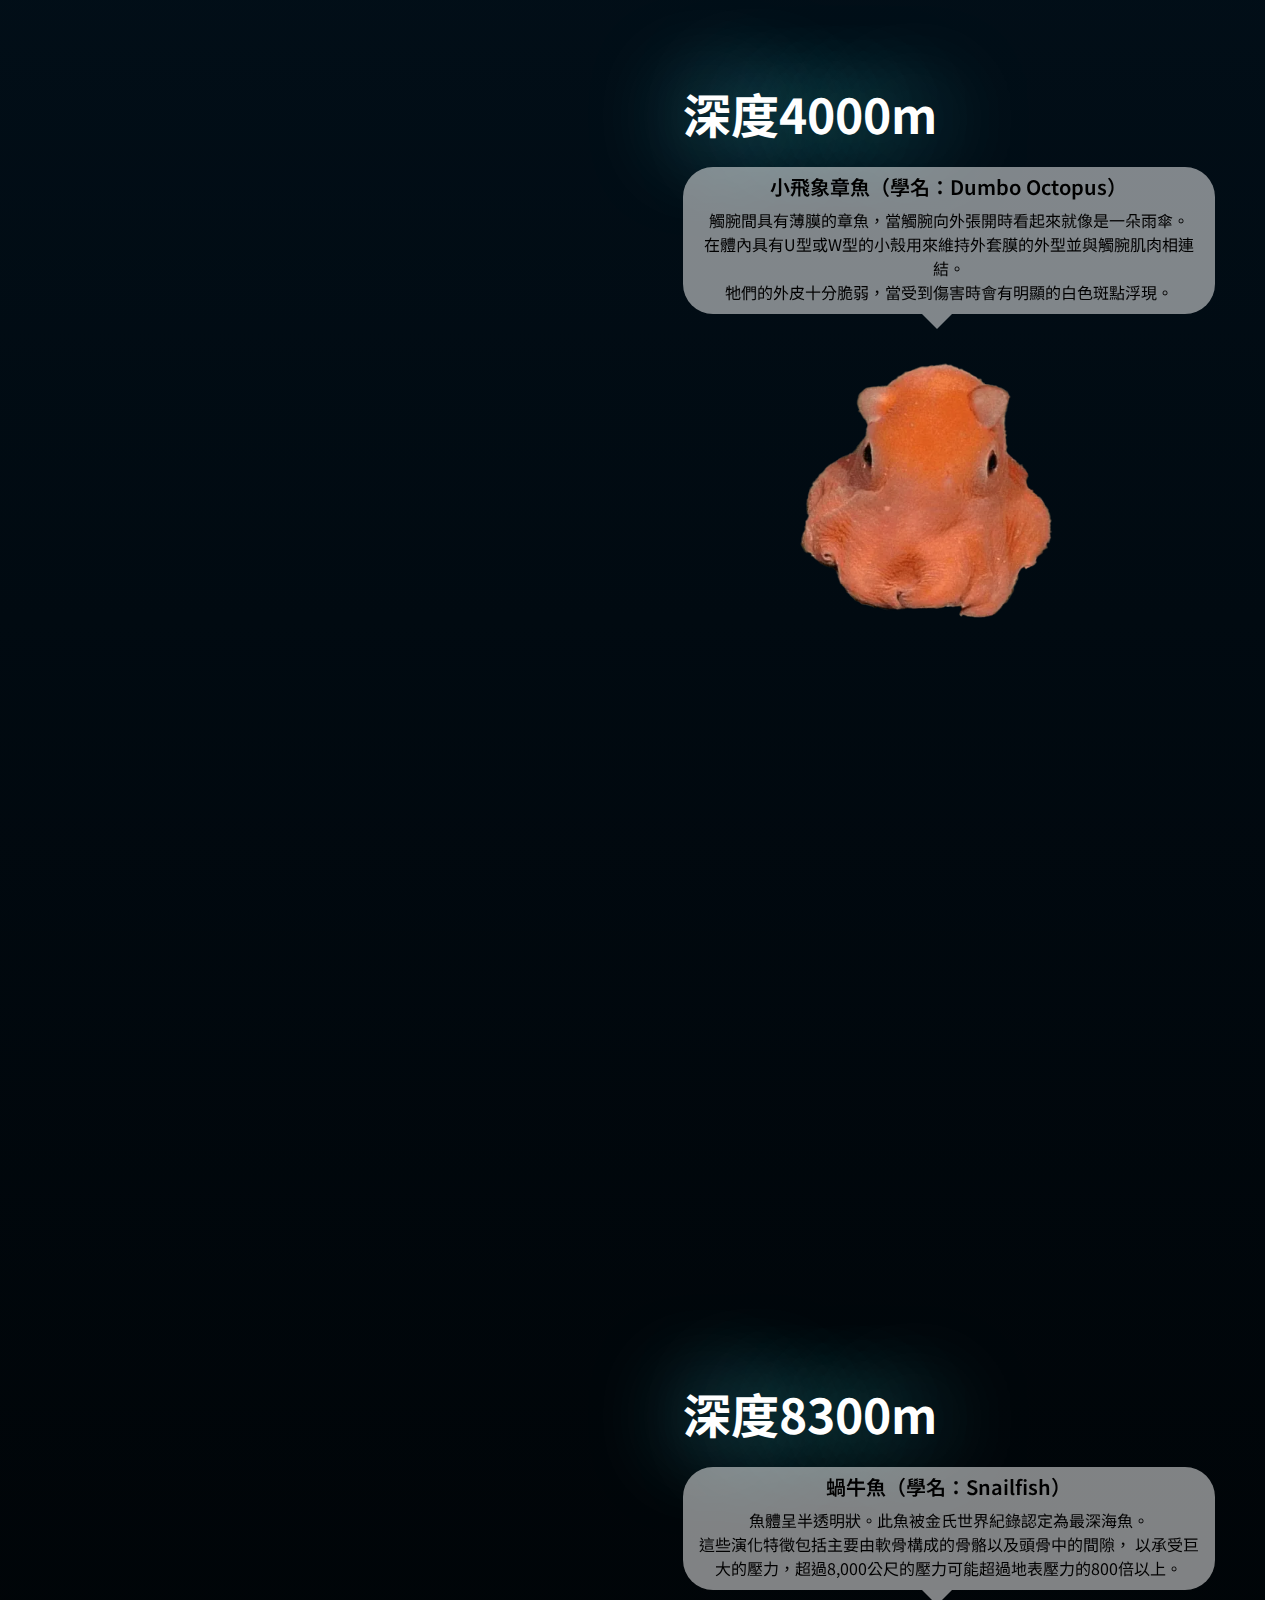
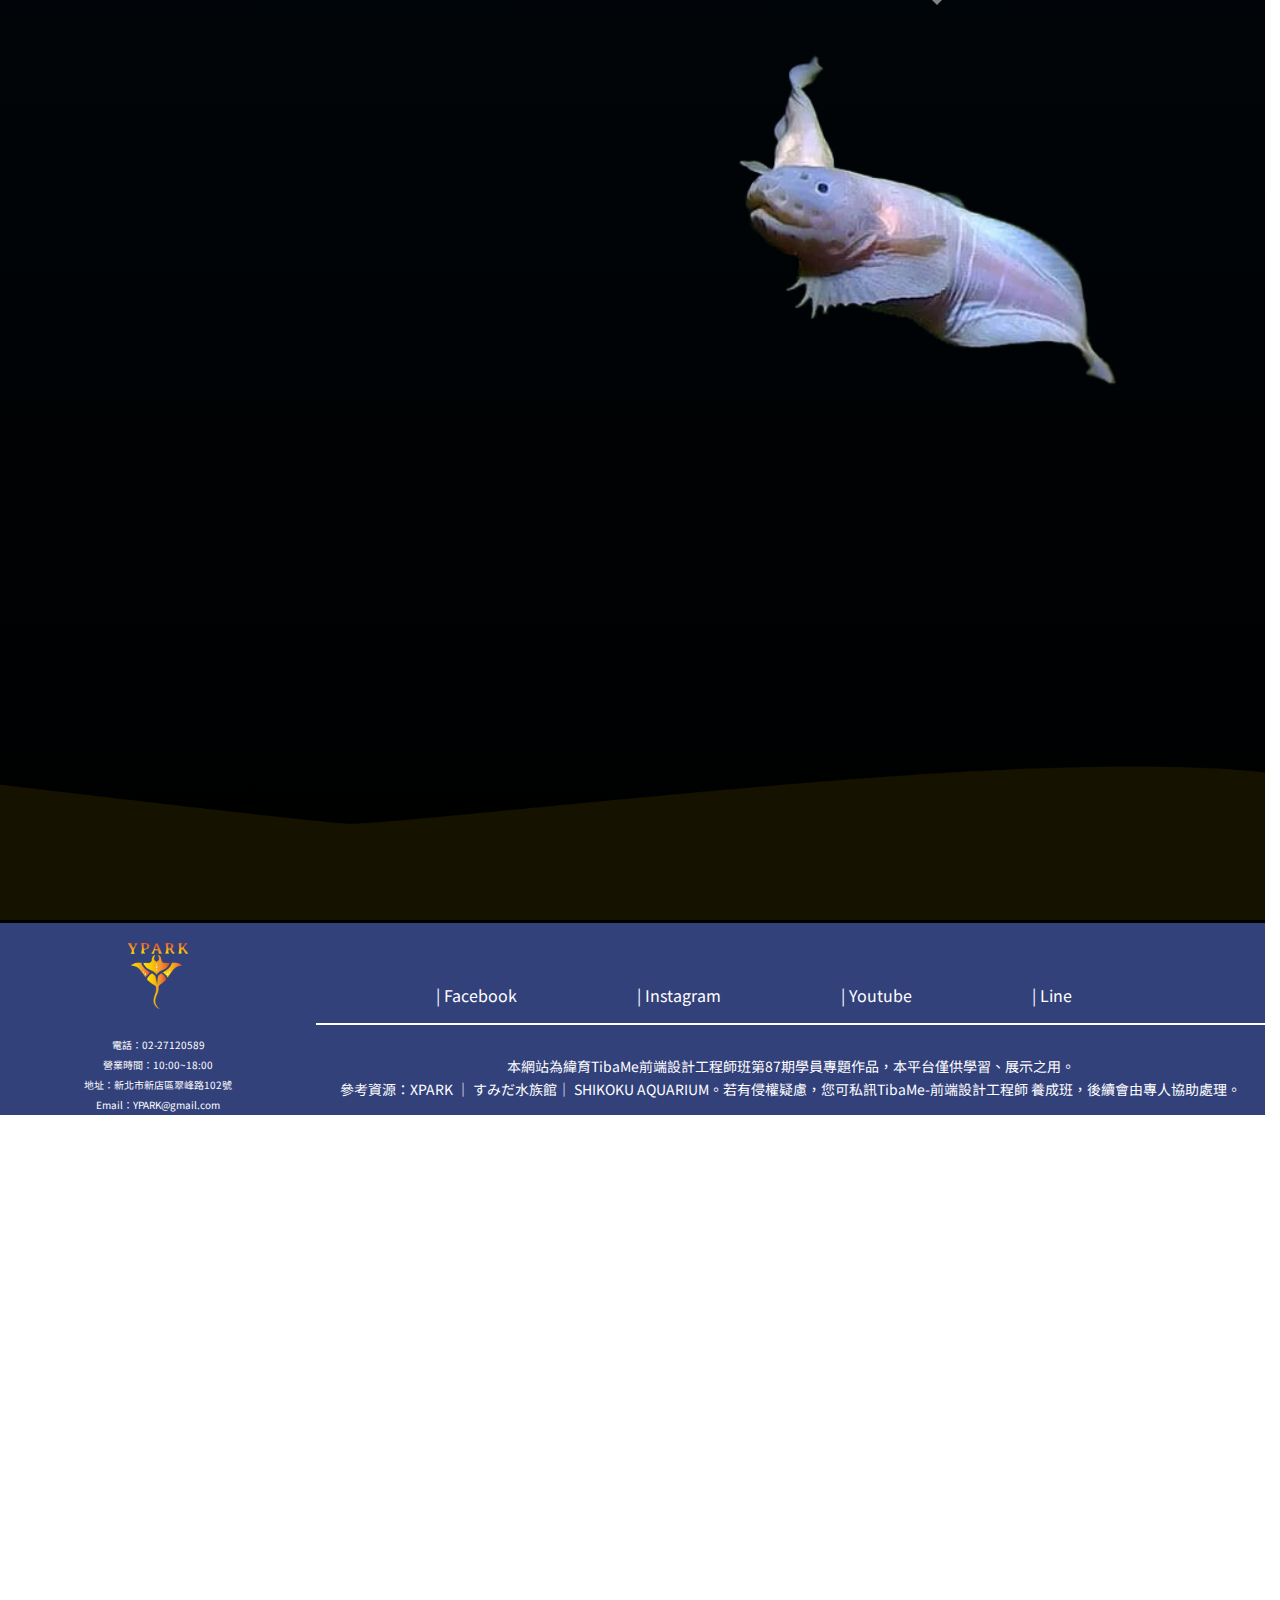
<file: Ecology.html>
<!DOCTYPE html>
<html lang="en">

<head>
    <meta charset="UTF-8">
    <meta name="viewport" content="width=device-width, initial-scale=1.0">
    <title>生態介紹</title>
    <link rel="stylesheet" href="./css/Ecology.css">
    <link rel="stylesheet" href="./css/reset.css">
    <link rel="stylesheet" href="./css/header.css">
    <link rel="stylesheet" href="./css/footer.css">
    <link rel="icon" href="./img/favicon.ico" type="image/icon">
    <!-- <script src="./js/Ecology.js"></script> -->
</head>

<body>
    <header>
        <nav class="hdNavbar">
            <ul>
                <li>
                    <a class="hdNav_list" href="./AboutUs.html">
                        <p class="cn_list">關於我們</p>
                        <p class="en_list">About Us</p>
                    </a>
                </li>
                <li>
                    <a class="hdNav_list" href="./LatestNews.html">
                        <p class="cn_list">最新消息</p>
                        <p class="en_list">Latest News</p>
                    </a>
                </li>
                <li>
                    <a class="hdNav_list" href="./Map.html">
                        <p class="cn_list">園區介紹</p>
                        <p class="en_list">Map</p>
                    </a>
                </li>
                <li>
                    <a class="hdBack_frontPage" href="./index.html">
                        <img class="top_logo" src="./img/LOGOheader.png">
                    </a>
                </li>
                <li>
                    <a class="hdNav_list" href="./Ecology.html">
                        <p class="cn_list">生態介紹</p>
                        <p class="en_list">Ecology</p>
                    </a>
                </li>
                <li>
                    <a class="hdNav_list" href="./Facility.html">
                        <p class="cn_list">設施介紹</p>
                        <p class="en_list">Facility</p>
                    </a>
                </li>
                <li>
                    <a class="hdNav_list" href="./Comment.html">
                        <p class="cn_list">顧客回饋</p>
                        <p class="en_list">Comment</p>
                    </a>
                </li>
            </ul>
        </nav>
    </header>

    <!--------------------content----------------------->
    <!-- <div>我是動態海浪</div> -->
    <div class="main">
        <div class="banner">
            <h1>Ecology</h1>
            <div class="divingArea">
                <img class="stoneLeft" src="./img/stoneLeft.png">
                <img class="stoneRight" src="./img/stoneRight.png">
                <img class="SwingingSeaweedLeft" src="./img/SwingingSeaweed.gif">
                <img class="SwingingSeaweedRight" src="./img/SwingingSeaweed.gif">
            </div>
        </div>

        <!------- 定位物件 ------->
        <div class="position">
            <img class="catDiver" src="./img/catDiver.png">
        </div>

        <div class="rulerPosition">
            <img class="ruler" src="./img/ruler.png">
            <img class="flashBubble" src="./img/flashBubble.gif">
        </div>

        <div class="positionBottom">
            <img class="submarine" src="./img/submarine.png">
            <img class="lanternFish" src="./img/lanternFish.png">
            <img class="lanternFishLightfix" src="./img/lanternFishLightfix.png">
            <img class="pngwing" src="./img/pngwing.png">
        </div>
        <!----------------------->

        <div>
            <ul class="content">
                <li class="depth_30m">
                    <div>
                        <h2>深度30m</h2>
                        <div class="depth_30m_introduce">
                            <div class="depth_30m_text">
                                <span>黑身管鼻鯙（學名：Rainbow Eel）</span>
                                <div>體色為彩虹色，又稱五彩鰻，<br>
                                    外觀多彩，身上沒有鱗片。<br>
                                    分布在不同的熱帶和亞熱帶海洋區域，大多數生活在淺水域，
                                    如珊瑚礁、潟湖、河口和沿岸區域
                                </div>
                            </div>
                            <img src="./img/30m.png">
                        </div>
                    </div>
                </li>
                <li class="depth_40m">
                    <div>
                        <h2>深度40m</h2>
                        <div class="depth_40m_introduce">
                            <div class="depth_40m_text">
                                <span>大西洋海神海蛞蝓（學名：Glaucus atlanticus）</span>
                                <div>是一種有毒的海洋生物，<br>
                                    觸到觸手後可能會引發疼痛、發癢、水腫和皮膚刺激。<br>
                                    其明亮藍色氣囊和長觸手特別顯眼。<br>
                                    牠們會隨著潮汐和海洋流動而漂浮，不會深入到水下的深處。
                                </div>
                            </div>
                            <img src="./img/40m.png">
                        </div>
                    </div>
                </li>
                <li class="depth_50m">
                    <div>
                        <h2>深度50m</h2>
                        <div class="depth_50m_introduce">
                            <div class="depth_50m_text">
                                <span>翻車魚（學名：Mola mola）</span>
                                <div>翻車魚的尾鰭被一個圓形的鰭片所取代。身體扁平。<br>
                                    成年翻車魚平均長度為1.8公尺，背鰭到臀鰭長度為2.5公尺<br>
                                    翻車魚進食後，時常游到海面處，側躺晒太陽提升體溫，促進腸子的消化，
                                    但橫躺的姿態很像翻肚掛掉，故名為「翻車魚」。
                                </div>
                            </div>
                            <img src="./img/50m.png">
                        </div>
                    </div>
                </li>
                <li class="depth_70m">
                    <div>
                        <h2>深度70m</h2>
                        <div class="depth_70m_introduce">
                            <div class="depth_70m_text">
                                <span>藍環章魚（學名：Hapalochlaena maculosa）</span>
                                <div>藍環章魚可由口腺分出劇毒，目前沒有解毒劑<br>
                                    一隻藍圈章魚會以皮膚的色素細胞來將自己隱藏在環境之中<br>
                                    一旦被激怒，就會迅速將體色改變為亮黃色，並顯示出藍色的圈狀花紋。
                                </div>
                            </div>
                            <img src="./img/70m.png">
                        </div>
                    </div>
                </li>
                <li class="depth_100m">
                    <div>
                        <h2>深度100m</h2>
                        <div class="depth_100m_introduce">
                            <div class="depth_100m_text">
                                <span>巨型海鞘（學名：Predatory tunicate）</span>
                                <div>這些生物外觀像固定的袋子，通常呈透明或半透明狀，<br>
                                    它們的鞘可以呈現不同的顏色，包括透明、粉紅、紅色或橙色。<br>
                                    他們擁有特殊的過濾營養方式，生活在海洋底部的沉積物上。
                                </div>
                            </div>
                            <img src="./img/100m.png">
                        </div>
                    </div>
                </li>
                <p>深海區</p>
                <li class="depth_200m">
                    <div>
                        <h2>深度200m</h2>
                        <div class="depth_200m_introduce">
                            <div class="depth_200m_text">
                                <span>雷諾水母（學名：Atolla reynoldsi）</span>
                                <div>這些水母以其特殊的發光能力而聞名，通常在黑暗的深海中漂浮。<br>
                                    它們的鞘可以呈現不同的顏色，包括透明、粉紅、紅色或橙色。<br>
                                    他們擁有特殊的過濾營養方式，生活在海洋底部的沉積物上。
                                </div>
                            </div>
                            <img src="./img/200m.png">
                        </div>
                    </div>
                </li>
                <h3>332.35米 人類目前最深潛水紀錄</h3>
                <li class="depth_650m">
                    <div>
                        <h2>深度650m</h2>
                        <div class="depth_650m_introduce">
                            <div class="depth_650m_text">
                                <span>太平洋桶眼魚（學名：Macropinna microstoma）</span>
                                <div>頭部前端有個類似泡型座艙罩的外觀，裡面充滿了透明的液體，<br>
                                    向上偵測掠食者及獵物(小魚和水母)，管狀的眼睛就在這個透明的保護罩裡旋轉。
                                </div>
                            </div>
                            <img src="./img/650m.png">
                        </div>
                    </div>
                </li>
                <li class="depth_1000m">
                    <div>
                        <h2>深度1000m</h2>
                        <div class="depth_1000m_introduce">
                            <div class="depth_1000m_text">
                                <span>玻璃章魚（學名：Vitreledonella richardi）</span>
                                <div>是一種透明、膠狀、幾乎無色的中層至深海章魚，這使它們在深海中具有極佳的隱蔽性。<br>
                                    分佈於世界各地的熱帶和亞熱帶海洋中
                                </div>
                            </div>
                            <img src="./img/1000m.png">
                        </div>
                    </div>
                </li>
                <li class="depth_1500m">
                    <div>
                        <h2>深度1500m</h2>
                        <div class="depth_1500m_introduce">
                            <div class="depth_1500m_text">
                                <span>深海龍魚（學名：Scaleless Dragonfish）</span>
                                <div>深海龍魚是骨舌魚科魚類，又稱“黑巨口魚”。<br>
                                    深海龍魚是一種完全無鱗的魚，魚體形不大，身長為10-15釐米，<br>
                                    頭部較大，它們的嘴也很大嘴裏長有尖牙，嘴裏長着像釘子一樣尖利的上下兩排牙齒。
                                </div>
                            </div>
                            <img src="./img/1500m.png">
                        </div>
                    </div>
                </li>
                <li class="depth_1500m">
                    <div>
                        <h2>深度4000m</h2>
                        <div class="depth_4000m_introduce">
                            <div class="depth_4000m_text">
                                <span>小飛象章魚（學名：Dumbo Octopus）</span>
                                <div>觸腕間具有薄膜的章魚，當觸腕向外張開時看起來就像是一朵雨傘。<br>
                                    在體內具有U型或W型的小殼用來維持外套膜的外型並與觸腕肌肉相連結。<br>
                                    牠們的外皮十分脆弱，當受到傷害時會有明顯的白色斑點浮現。
                                </div>
                            </div>
                            <img src="./img/4000m.png">
                        </div>
                    </div>
                </li>
                <li class="depth_8300m">
                    <div>
                        <h2>深度8300m</h2>
                        <div class="depth_8300m_introduce">
                            <div class="depth_8300m_text">
                                <span>蝸牛魚（學名：Snailfish）</span>
                                <div>魚體呈半透明狀。此魚被金氏世界紀錄認定為最深海魚。<br>
                                    這些演化特徵包括主要由軟骨構成的骨骼以及頭骨中的間隙，
                                    以承受巨大的壓力，超過8,000公尺的壓力可能超過地表壓力的800倍以上。
                                </div>
                            </div>
                            <img src="./img/8300m.png">
                        </div>
                    </div>
                </li>
            </ul>
        </div>
        <div class="deepSea">
            <img class="deepSeaBeach" src="./img/deepSeaBeach.png">
        </div>


    </div>
    <!--------------------footer----------------------->
    <footer>
        <nav class="footerContainer">
            <div class="footerLeft">
                <ul>
                    <li>
                        <img class="ftBottomLOGO" src="./img/LOGOfooter.png">
                    </li>
                    <li>
                        <p>
                            電話：02-27120589<br>
                            營業時間：10:00~18:00<br>
                            地址：新北市新店區翠峰路102號<br>
                            Email：YPARK@gmail.com<br>
                        </p>
                    </li>
                </ul>
            </div>
            <div class="footerRight">
                <div class="footerRightItem">
                    <a>| Facebook</a>
                    <a>| Instagram</a>
                    <a>| Youtube</a>
                    <a>| Line</a>
                </div>
                <div>
                    <p>本網站為緯育TibaMe前端設計工程師班第87期學員專題作品，本平台僅供學習、展示之用。<br>
                        參考資源：XPARK ｜ すみだ水族館｜ SHIKOKU AQUARIUM。若有侵權疑慮，您可私訊TibaMe-前端設計工程師 養成班，後續會由專人協助處理。
                    </p>
                </div>
            </div>
        </nav>
    </footer>
</body>

</html>
</file>
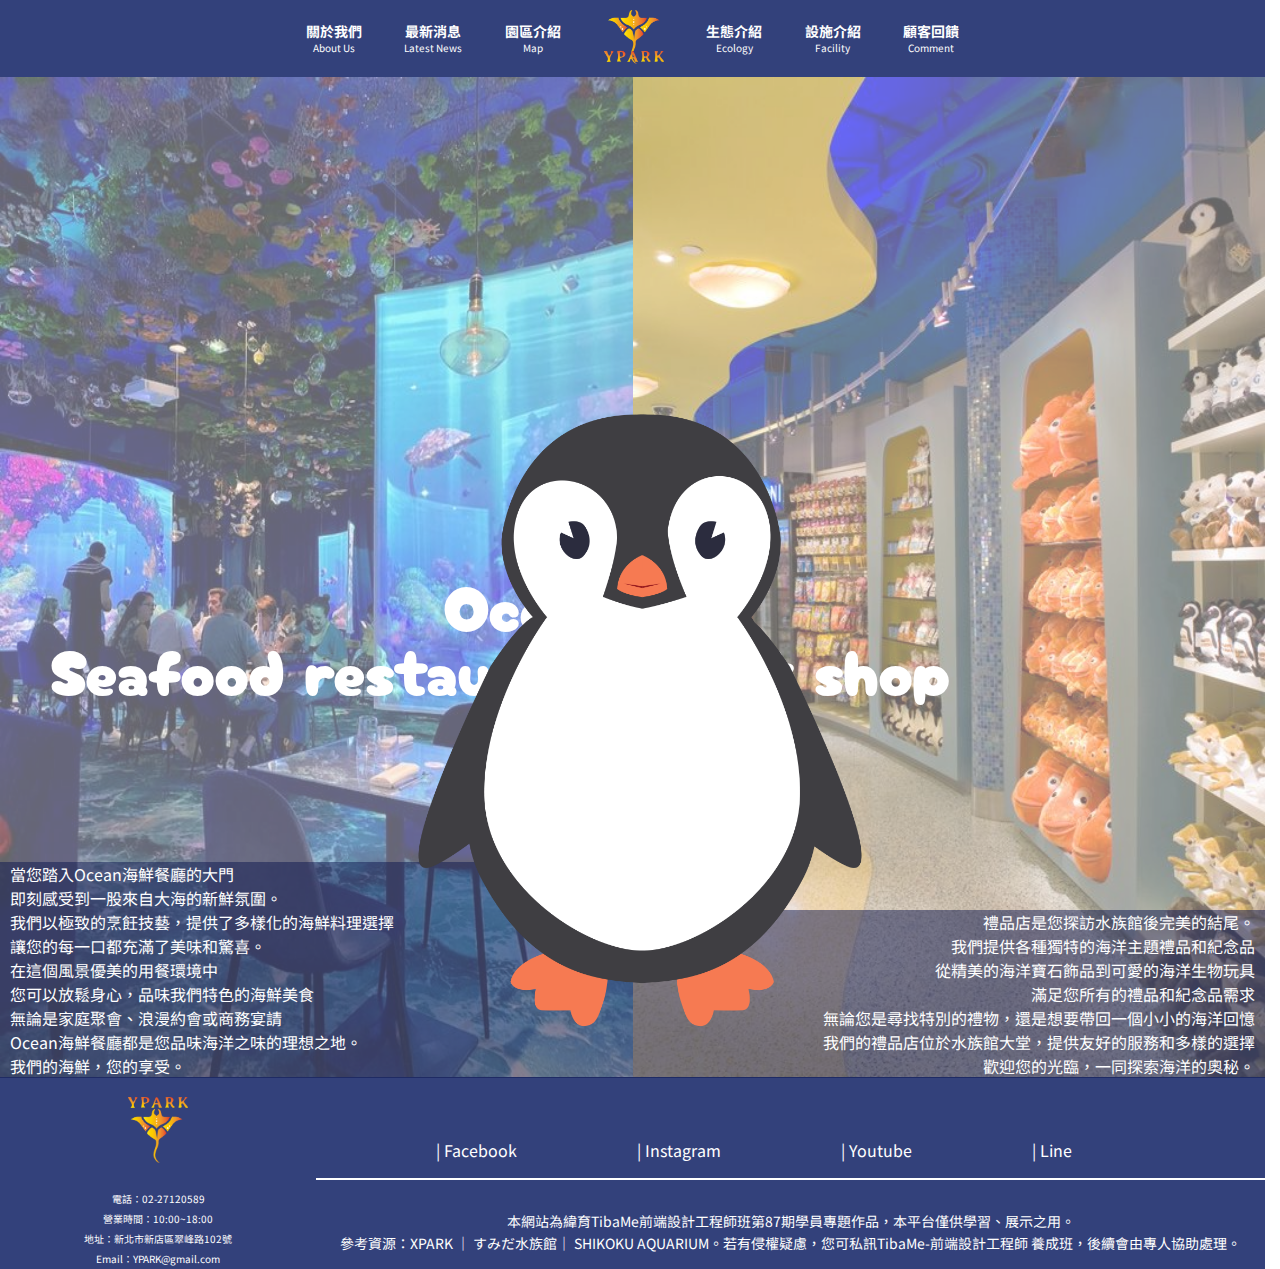
<file: Facility.html>
<!DOCTYPE html>
<html lang="en">

<head>
    <meta charset="UTF-8">
    <meta name="viewport" content="width=device-width, initial-scale=1.0">
    <title>設施介紹</title>
    <link rel="stylesheet" href="./css/Facility.css">
    <link rel="stylesheet" href="./css/reset.css">
    <link rel="stylesheet" href="./css/header.css">
    <link rel="stylesheet" href="./css/footer.css">
    <link rel="icon" href="./img/favicon.ico" type="image/icon">
    <script src="./js/Facility.js"></script>
</head>

<body>
    <header>
        <nav class="hdNavbar">
            <ul>
                <li>
                    <a class="hdNav_list" href="./AboutUs.html">
                        <p class="cn_list">關於我們</p>
                        <p class="en_list">About Us</p>
                    </a>
                </li>
                <li>
                    <a class="hdNav_list" href="./LatestNews.html">
                        <p class="cn_list">最新消息</p>
                        <p class="en_list">Latest News</p>
                    </a>
                </li>
                <li>
                    <a class="hdNav_list" href="./Map.html">
                        <p class="cn_list">園區介紹</p>
                        <p class="en_list">Map</p>
                    </a>
                </li>
                <li>
                    <a class="hdBack_frontPage" href="./index.html">
                        <img class="top_logo" src="./img/LOGOheader.png">
                    </a>
                </li>
                <li>
                    <a class="hdNav_list" href="./Ecology.html">
                        <p class="cn_list">生態介紹</p>
                        <p class="en_list">Ecology</p>
                    </a>
                </li>
                <li>
                    <a class="hdNav_list" href="./Facility.html">
                        <p class="cn_list">設施介紹</p>
                        <p class="en_list">Facility</p>
                    </a>
                </li>
                <li>
                    <a class="hdNav_list" href="./Comment.html">
                        <p class="cn_list">顧客回饋</p>
                        <p class="en_list">Comment</p>
                    </a>
                </li>
            </ul>
        </nav>
    </header>

    <!--------------------banner----------------------->
    <div>
        <!-- <diV class="banner">我是banner</diV> -->
        <div class="container">
            <div class="containerPic">
                <div class="posterRestaurant">
                    <div class="posterRestaurantOcclusion"></div>
                    <img class="posterRestaurantImg" src="./img/Restaurant.jpg">
                    <h1>Ocean<br>
                        Seafood restaurant</h1>
                    <p>
                        當您踏入Ocean海鮮餐廳的大門<br>
                        即刻感受到一股來自大海的新鮮氛圍。<br>
                        我們以極致的烹飪技藝，提供了多樣化的海鮮料理選擇<br>
                        讓您的每一口都充滿了美味和驚喜。<br>
                        在這個風景優美的用餐環境中<br>
                        您可以放鬆身心，品味我們特色的海鮮美食<br>
                        無論是家庭聚會、浪漫約會或商務宴請<br>
                        Ocean海鮮餐廳都是您品味海洋之味的理想之地。<br>
                        我們的海鮮，您的享受。
                    </p>
                </div>
                <div class="posterGiftShop">
                    <div class="posterGiftShopOcclusion"></div>
                    <img class="posterGiftShopImg" src="./img/GiftShop.jpg">
                    <h1>Gift shop</h1>
                    <p>
                        禮品店是您探訪水族館後完美的結尾。<br>
                        我們提供各種獨特的海洋主題禮品和紀念品<br>
                        從精美的海洋寶石飾品到可愛的海洋生物玩具<br>
                        滿足您所有的禮品和紀念品需求<br>
                        無論您是尋找特別的禮物，還是想要帶回一個小小的海洋回憶<br>
                        我們的禮品店位於水族館大堂，提供友好的服務和多樣的選擇<br>
                        歡迎您的光臨，一同探索海洋的奧秘。
                    </p>
                </div>
            </div>
            <div class="penguin">
                <img class="penguinLeft" src="./img/penguinLeft.png">
                <img class="penguinUpright" src="./img/penguinUpright.png">
                <img class="penguinRight" src="./img/penguinRight.png">
            </div>
        </div>
    </div>
    <!--------------------footer----------------------->
    <footer>
        <nav class="footerContainer">
            <div class="footerLeft">
                <ul>
                    <li>
                        <img class="ftBottomLOGO" src="./img/LOGOfooter.png">
                    </li>
                    <li>
                        <p>
                            電話：02-27120589<br>
                            營業時間：10:00~18:00<br>
                            地址：新北市新店區翠峰路102號<br>
                            Email：YPARK@gmail.com<br>
                        </p>
                    </li>
                </ul>
            </div>
            <div class="footerRight">
                <div class="footerRightItem">
                    <a>| Facebook</a>
                    <a>| Instagram</a>
                    <a>| Youtube</a>
                    <a>| Line</a>
                </div>
                <div>
                    <p>本網站為緯育TibaMe前端設計工程師班第87期學員專題作品，本平台僅供學習、展示之用。<br>
                        參考資源：XPARK ｜ すみだ水族館｜ SHIKOKU AQUARIUM。若有侵權疑慮，您可私訊TibaMe-前端設計工程師 養成班，後續會由專人協助處理。
                    </p>
                </div>
            </div>
        </nav>
    </footer>
</body>

</html>
</file>
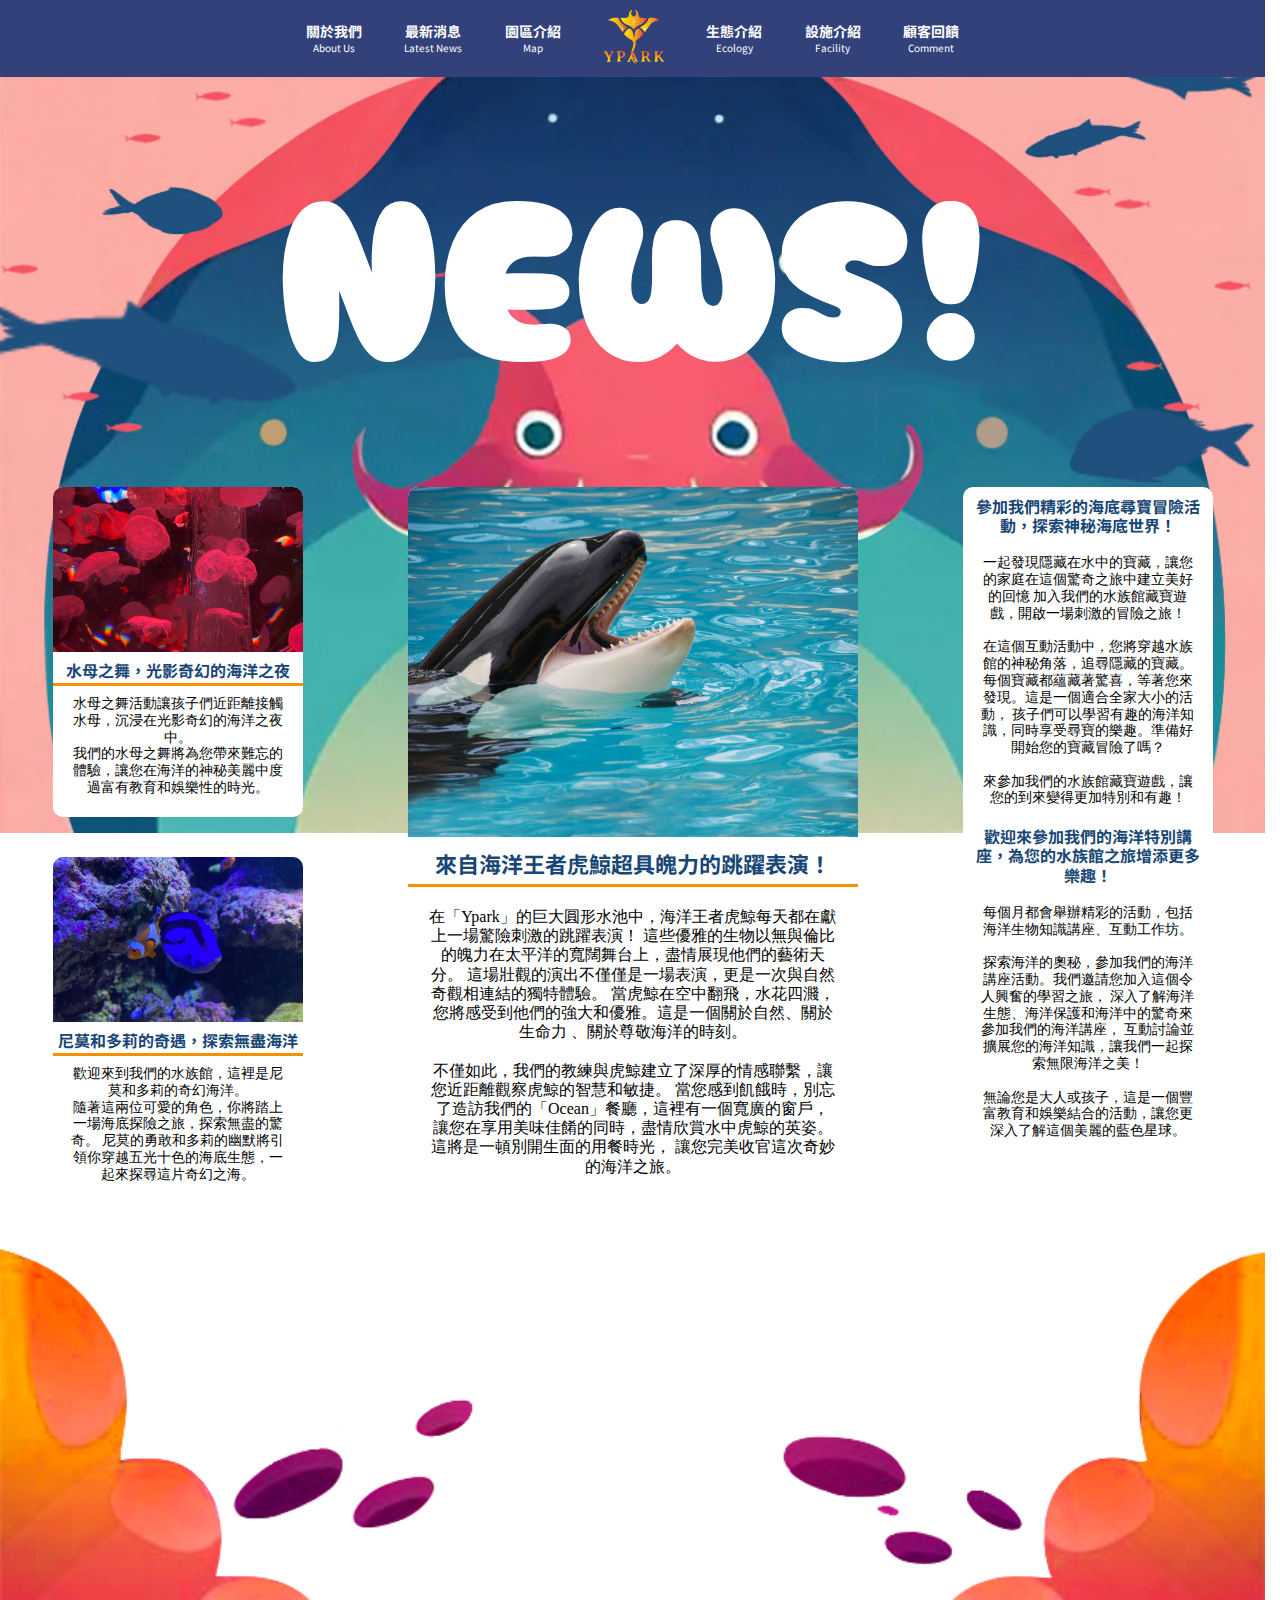
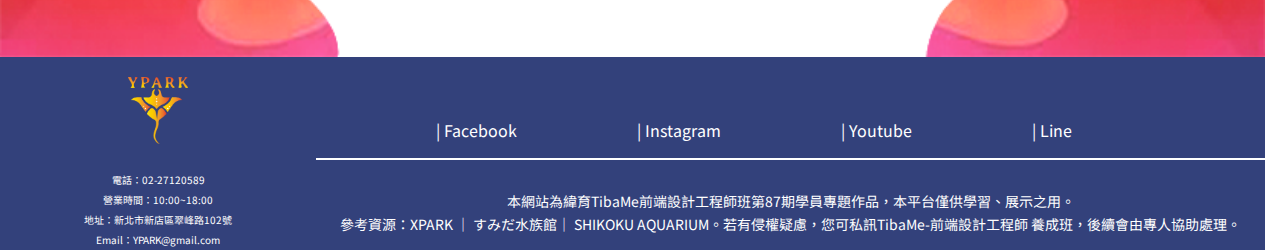
<file: LatestNews.html>
<!DOCTYPE html>
<html lang="en">

<head>
    <meta charset="UTF-8">
    <meta name="viewport" content="width=device-width, initial-scale=1.0">
    <title>最新消息</title>
    <link rel="stylesheet" href="./css/LatestNews.css">
    <link rel="stylesheet" href="./css/reset.css">
    <link rel="stylesheet" href="./css/header.css">
    <link rel="stylesheet" href="./css/footer.css">
    <link rel="icon" href="./img/favicon.ico" type="image/icon">
</head>

<body>
    <header>
        <nav class="hdNavbar">
            <ul>
                <li>
                    <a class="hdNav_list" href="./AboutUs.html">
                        <p class="cn_list">關於我們</p>
                        <p class="en_list">About Us</p>
                    </a>
                </li>
                <li>
                    <a class="hdNav_list" href="./LatestNews.html">
                        <p class="cn_list">最新消息</p>
                        <p class="en_list">Latest News</p>
                    </a>
                </li>
                <li>
                    <a class="hdNav_list" href="./Map.html">
                        <p class="cn_list">園區介紹</p>
                        <p class="en_list">Map</p>
                    </a>
                </li>
                <li>
                    <a class="hdBack_frontPage" href="./index.html">
                        <img class="top_logo" src="./img/LOGOheader.png">
                    </a>
                </li>
                <li>
                    <a class="hdNav_list" href="./Ecology.html">
                        <p class="cn_list">生態介紹</p>
                        <p class="en_list">Ecology</p>
                    </a>
                </li>
                <li>
                    <a class="hdNav_list" href="./Facility.html">
                        <p class="cn_list">設施介紹</p>
                        <p class="en_list">Facility</p>
                    </a>
                </li>
                <li>
                    <a class="hdNav_list" href="./Comment.html">
                        <p class="cn_list">顧客回饋</p>
                        <p class="en_list">Comment</p>
                    </a>
                </li>
            </ul>
        </nav>
    </header>


    <!--------------------banner----------------------->
    <div class="banner">
        <div class="navbar">
            <h1>NEWS!</h1>
            <div class="mainBox">
                <div class="mainBoxLeft">
                    <div class="topBox">
                        <div class="topBoxImg"></div>
                        <h3>水母之舞，光影奇幻的海洋之夜</h3>
                        <p>水母之舞活動讓孩子們近距離接觸水母，沉浸在光影奇幻的海洋之夜中。
                            <br>
                            我們的水母之舞將為您帶來難忘的體驗，讓您在海洋的神秘美麗中度過富有教育和娛樂性的時光。
                        </p>
                    </div>
                    <div class="bottomBox">
                        <div class="bottomBoxImg"></div>
                        <h3>尼莫和多莉的奇遇，探索無盡海洋</h3>
                        <p>歡迎來到我們的水族館，這裡是尼莫和多莉的奇幻海洋。
                            <br>
                            隨著這兩位可愛的角色，你將踏上一場海底探險之旅，探索無盡的驚奇。
                            尼莫的勇敢和多莉的幽默將引領你穿越五光十色的海底生態，一起來探尋這片奇幻之海。
                        </p>
                    </div>
                </div>
                <div class="midBox">
                    <div class="midBoxImg"></div>
                    <h2>來自海洋王者虎鯨超具魄力的跳躍表演！</h2>
                    <p>在「Ypark」的巨大圓形水池中，海洋王者虎鯨每天都在獻上一場驚險刺激的跳躍表演！
                        這些優雅的生物以無與倫比的魄力在太平洋的寬闊舞台上，盡情展現他們的藝術天分。
                        這場壯觀的演出不僅僅是一場表演，更是一次與自然奇觀相連結的獨特體驗。
                        當虎鯨在空中翻飛，水花四濺，您將感受到他們的強大和優雅。這是一個關於自然、關於生命力
                        、關於尊敬海洋的時刻。
                        <br>
                        <br>
                        不僅如此，我們的教練與虎鯨建立了深厚的情感聯繫，讓您近距離觀察虎鯨的智慧和敏捷。
                        當您感到飢餓時，別忘了造訪我們的「Ocean」餐廳，這裡有一個寬廣的窗戶，
                        讓您在享用美味佳餚的同時，盡情欣賞水中虎鯨的英姿。這將是一頓別開生面的用餐時光，
                        讓您完美收官這次奇妙的海洋之旅。
                    </p>
                </div>
                <div class="rightBox">
                    <h3>參加我們精彩的海底尋寶冒險活動，探索神秘海底世界！</h3>
                    <p>一起發現隱藏在水中的寶藏，讓您的家庭在這個驚奇之旅中建立美好的回憶
                        加入我們的水族館藏寶遊戲，開啟一場刺激的冒險之旅！<br><br>
                        在這個互動活動中，您將穿越水族館的神秘角落，追尋隱藏的寶藏。
                        每個寶藏都蘊藏著驚喜，等著您來發現。這是一個適合全家大小的活動，
                        孩子們可以學習有趣的海洋知識，同時享受尋寶的樂趣。準備好開始您的寶藏冒險了嗎？<br><br>
                        來參加我們的水族館藏寶遊戲，讓您的到來變得更加特別和有趣！
                    </p>
                    <h3>歡迎來參加我們的海洋特別講座，為您的水族館之旅增添更多樂趣！</h3>
                    <p>每個月都會舉辦精彩的活動，包括海洋生物知識講座、互動工作坊。<br><br>
                        探索海洋的奧秘，參加我們的海洋講座活動。我們邀請您加入這個令人興奮的學習之旅，
                        深入了解海洋生態、海洋保護和海洋中的驚奇來參加我們的海洋講座，
                        互動討論並擴展您的海洋知識，讓我們一起探索無限海洋之美！<br><br>
                        無論您是大人或孩子，這是一個豐富教育和娛樂結合的活動，讓您更深入了解這個美麗的藍色星球。<br><br>

                    </p>
                </div>
            </div>
            <img class="bubbleImg" src="./img/latestNewsNextEdition.png">
        </div>
    </div>
    <!--------------------footer----------------------->
    <footer>
        <nav class="footerContainer">
            <div class="footerLeft">
                <ul>
                    <li>
                        <img class="ftBottomLOGO" src="./img/LOGOfooter.png">
                    </li>
                    <li>
                        <p>
                            電話：02-27120589<br>
                            營業時間：10:00~18:00<br>
                            地址：新北市新店區翠峰路102號<br>
                            Email：YPARK@gmail.com<br>
                        </p>
                    </li>
                </ul>
            </div>
            <div class="footerRight">
                <div class="footerRightItem">
                    <a>| Facebook</a>
                    <a>| Instagram</a>
                    <a>| Youtube</a>
                    <a>| Line</a>
                </div>
                <div>
                    <p>本網站為緯育TibaMe前端設計工程師班第87期學員專題作品，本平台僅供學習、展示之用。<br>
                        參考資源：XPARK ｜ すみだ水族館｜ SHIKOKU AQUARIUM。若有侵權疑慮，您可私訊TibaMe-前端設計工程師 養成班，後續會由專人協助處理。
                    </p>
                </div>
            </div>
        </nav>
    </footer>


</body>

</html>
</file>
<file: css/AboutUs.css>
/* 標題字型 font-family: 'Cherry Bomb One', cursive;*/
@import url('https://fonts.googleapis.com/css2?family=Bricolage+Grotesque:opsz,wght@10..48,200&family=Cherry+Bomb+One&family=Handjet&family=Noto+Sans+TC&family=Ruwudu&display=swap');

/* 內文小標字型  font-family: 'Noto Sans TC', sans-serif;*/
@import url('https://fonts.googleapis.com/css2?family=Bricolage+Grotesque:opsz,wght@10..48,200&family=Handjet&family=Noto+Sans+TC&family=Ruwudu&display=swap');


.content {
    background-image: url("../img/aboutUsBGlong.jpg");
    background-repeat: no-repeat;
    background-size: 100%;
    width: 1265px;
}


/*=========上面區域=========*/

.cave h1 {
    font-family: 'Cherry Bomb One', cursive;
    font-size: 200px;
    text-align: center;
    padding-top: 70px;
    color: white;
    margin-bottom: 110px;
}

.topIntroduce {
    font-family: 'Noto Sans TC', sans-serif;
    color: white;
    background-color: rgba(16, 47, 78, 0.5);
    border-radius: 20px;
    width: 70%;
    margin: 0 auto;
    padding: 30px;
    line-height: 1.2em;
    text-align: center;
    border: 5px double white;
}

.topIntroduceBlock {
    display: flex;
    flex-direction: column;
    align-items: center;
    text-align: center;
}


.topImgText {
    display: flex;
    margin: 50px 0;
    width: 65%;
    justify-content: space-between;
    align-items: flex-end;
}

.topImgText div {
    display: block;
    text-align: start;
    width: 60%;
    margin-right: 20px;
    color: white;
    line-height: 1.5em;
}

.topImgText img {
    width: 240px;
    border-radius: 10px;
}

.topImgText div h2 {
    font-family: 'Noto Sans TC', sans-serif;
    font-size: 32px;
    color: rgb(246, 144, 0);
    font-weight: 500;
    padding: 0 0 30px 0;
    border-bottom: 1px solid white;
}

/*=========下面區域=========*/

.bottomIntroduce {
    width: 80%;
    display: flex;
    margin: 0 auto;
    align-items: center;
    justify-content: space-around;

}

.bottomIntroduce h1 {
    font-family: 'Cherry Bomb One', cursive;
    font-size: 100px;
    color: rgb(246, 144, 0);
    text-shadow: 7px 5px rgb(16, 47, 78);
    text-align: left;
    transform-origin: bottom center;
    animation: titleSwim 3s ease infinite alternate;
}

.bottomIntroduce img {
    width: 400px;
    height: 300px;

}

.bottomText {
    width: 70%;
    text-align: center;
    margin: 0 auto;

}

.bottomText p {
    color: rgb(255, 255, 255);
    width: 70%;
    margin: 0 auto;
    padding: 30px;
    line-height: 1.5em;

}

.bottomText h2 {
    font-family: 'Noto Sans TC', sans-serif;
    color: rgb(246, 144, 0);
    font-size: 32px;
    font-weight: 500;
    padding: 0 0 30px 0;
    border-bottom: 1px solid white;
}

@keyframes titleSwim {
    from {
        transform: rotate(-3deg);
    }

    to {
        transform: rotate(3deg);
    }
}

/*=========下面區域(圖片小按鈕)=========*/

.bottomBlock {
    display: block;
    padding: 30px 0;
}

.bottomImg {
    display: flex;
    align-items: center;
    justify-content: center;
    margin: 0 auto;
    padding: 30px 0;
    /* align-items: flex-start; */
}

.bottomImg p {
    width: 300px;
    color: white;
    line-height: 1.2em;
    padding: 0 10px;
}

.bottomImg img {
    width: 300px;
    padding: 0 10px;
}

.bottomButton {
    display: flex;
    justify-content: space-around;
    width: 70%;
    margin: 0 auto;
}

.bottomButtonA {
    border: 3px solid rgba(255, 255, 255, 0.5);
    background-color: rgba(87, 220, 190, 0.3);
    border-radius: 10px;
    text-align: center;
    width: 250px;
    height: 70px;
    margin: 30px 0;
    display: flex;
    align-items: center;
}

.bottomButtonA span {
    color: white;
    text-shadow: 1px 0px 0 rgb(0, 0, 0);
    font-family: 'Noto Sans TC', sans-serif;
    line-height: 1.3em;
    margin: 8px;
    font-weight: 500;
}

.bottomButtonB {
    border: 3px solid rgba(255, 255, 255, 0.5);
    background-color: rgba(87, 220, 190, 0.3);
    border-radius: 10px;
    text-align: center;
    width: 250px;
    height: 70px;
    margin: 30px 0;
    display: flex;
    align-items: center;
}

.bottomButtonB span {
    color: white;
    text-shadow: 1px 0px 0 rgb(0, 0, 0);
    font-family: 'Noto Sans TC', sans-serif;
    line-height: 1.3em;
    margin: 8px;
    font-weight: 500;
}

.bottomButtonC {
    border: 3px solid rgba(255, 255, 255, 0.5);
    background-color: rgba(87, 220, 190, 0.3);
    border-radius: 10px;
    text-align: center;
    width: 250px;
    height: 70px;
    margin: 30px 0;
    display: flex;
    align-items: center;
}

.bottomButtonC span {
    color: white;
    text-shadow: 1px 0px 0 rgb(0, 0, 0);
    font-family: 'Noto Sans TC', sans-serif;
    line-height: 1.3em;
    margin: 8px;
    font-weight: 500;
}

/*=========花園鰻=========*/
.beach {
    background-image: url("../img/aboutUsBottom.png");
    background-size: 100%;
    background-repeat: no-repeat;
    width: 1265px;
    height: 100vh;
    bottom: 0;
    display: flex;
    position: relative;
    background-position: center bottom;
    background-color: rgb(1, 72, 102);
}

.gardenEel {
    margin: 270px auto;
}

/*-------長鰻魚--------*/
.gardenEel_A,
.gardenEel_D,
.gardenEel_F,
.gardenEel_G,
.gardenEel_H {
    width: 100px;
}

/*-------短鰻魚--------*/
.gardenEel_B,
.gardenEel_C,
.gardenEel_E,
.gardenEel_I {
    width: 60px;
}

/*-------調整定位/搖擺動畫--------*/
.gardenEel_A {
    position: relative;
    right: 30px;
    top: 10px;
    transform-origin: bottom center;
    animation: swim 2s ease infinite alternate;

}

.gardenEel_B {
    position: relative;
    top: 70px;
    transform-origin: bottom center;
    animation: swim 4s ease infinite alternate;
}

.gardenEel_C {
    position: relative;
    left: 50px;
    transform-origin: bottom center;
    animation: swim 1.5s ease infinite alternate;

}

.gardenEel_D {
    position: relative;
    bottom: 10px;
    transform-origin: bottom center;
    animation: swim 2.5s ease infinite alternate;
}

.gardenEel_E {
    position: relative;
    left: 30px;
    top: 40px;
    transform-origin: bottom center;
    animation: swim 2s ease infinite alternate;
}

.gardenEel_F {
    position: relative;
    bottom: 35px;
    transform-origin: bottom center;
    animation: swim 4s ease infinite alternate;

}

.gardenEel_G {
    position: relative;
    top: 50px;
    left: 30px;
    transform-origin: bottom center;
    animation: swim 2.5s ease infinite alternate;
}

.gardenEel_H {
    position: relative;
    bottom: 20px;
    transform-origin: bottom center;
    animation: swim 3s ease infinite alternate;
}

.gardenEel_I {
    position: relative;
    transform-origin: bottom center;
    animation: swim 2s ease infinite alternate;
}

@keyframes swim {
    from {
        transform: rotate(-10deg);
    }

    to {
        transform: rotate(10deg);
    }
}
</file>
<file: css/header.css>
@import url('https://fonts.googleapis.com/css2?family=Bricolage+Grotesque:opsz,wght@10..48,200&family=Handjet&family=Noto+Sans+TC&family=Ruwudu&display=swap');


header {
    width: 1265px;
    background-color: rgb(51, 65, 123);
    position: sticky;
    z-index: 12;
}

.top_logo {
    width: 60px;
}

.hdNav_list {
    text-decoration: none;
    /* color: #f69000; */
    color: rgb(255, 255, 255);
    /* text-shadow: 0 2px 0.2em rgb(5, 18, 53); */

}

/* p.en_list:hover, */
/*中文特效顯示不出來*/
/* p.ce_list:hover {
    border: 1px solid yellow;
} */

.hdNavbar ul li {
    display: inline-block;
}

ul li a p.cn_list {
    font-family: 'Noto Sans TC', sans-serif;
    text-align: center;
    font-size: 14px;
    padding-bottom: 5px;
    font-weight: bold;
}

ul li a p.en_list {
    font-family: 'Noto Sans TC', sans-serif;
    text-align: center;
    font-size: 10px;
}

.hdNavbar ul {
    width: 60%;
    margin: auto;
    display: flex;
    justify-content: space-evenly;
    align-items: center;
    padding: 10px;
}
</file>
<file: css/footer.css>
@import url('https://fonts.googleapis.com/css2?family=Bricolage+Grotesque:opsz,wght@10..48,200&family=Handjet&family=Noto+Sans+TC&family=Ruwudu&display=swap');


footer {
    width: 1265px;
    background-color: rgb(51, 65, 123);
    font-family: 'Noto Sans TC', sans-serif;
    color: white;

    /*另一組配色*/
    /* background-color: rgb(247, 205, 202); */
    /* color: rgb(251, 95, 95); */
}

.footerContainer {
    display: flex;
    align-items: center;
}

/*=========左=========*/
.footerLeft {
    align-items: center;
    justify-content: center;
    width: 25%;
    font-size: 0;
}

.ftBottomLOGO {
    width: 100px;
    padding: 20px;
}

.footerLeft ul {
    display: flex;
    flex-direction: column;
    text-align: center;
    width: 100%;
    line-height: 2em;
    font-size: 10px;
}

/*=========右=========*/
.footerRight {
    width: 75%;
    align-items: center;
    justify-content: space-around;
    padding-top: 50px;
}

.footerRightItem {
    display: flex;

}

.footerRightItem a {
    padding-left: 120px;
    padding-bottom: 20px;
    cursor: pointer;
}

.footerRightItem a:hover {
    /* text-shadow: #FC0 1px 0 10px; */
    /* text-shadow: 5px 5px #558ABB; */
    text-shadow: 5px 5px rgb(216, 184, 0);
}

.footerRight div p {
    border-top: 2px solid white;
    padding-top: 30px;
    line-height: 1.6em;
    text-align: center;
    font-size: 14px;
}
</file>
<file: css/Comment.css>
/* 標題字型 font-family: 'Cherry Bomb One', cursive;*/
@import url('https://fonts.googleapis.com/css2?family=Bricolage+Grotesque:opsz,wght@10..48,200&family=Cherry+Bomb+One&family=Handjet&family=Noto+Sans+TC&family=Ruwudu&display=swap');

/* 內文小標字型  font-family: 'Noto Sans TC', sans-serif;*/
@import url('https://fonts.googleapis.com/css2?family=Bricolage+Grotesque:opsz,wght@10..48,200&family=Handjet&family=Noto+Sans+TC&family=Ruwudu&display=swap');

body {
    overflow-x: hidden;
}


.coralBG {
    background-image: url("../img/EcologyBG.png");
    background-size: 100%;
    background-repeat: no-repeat;
    width: 1265px;
    height: 100vh;
    background-color: rgb(10, 35, 59);
    z-index: 1;
}

.contentGB h1 {
    font-family: 'Cherry Bomb One', cursive;
    font-size: 170px;
    color: rgb(255, 255, 255);
    position: absolute;
    top: 30%;
    left: 10%;
    transform: translate(-50%, -50%);

}

/*=========海草=========*/
.seaweedTop {
    background-image: url("../img/seaweedTop.png");
    background-size: 100%;
    height: 350px;
    width: 350px;
    background-repeat: no-repeat;
    position: absolute;
    left: 40%;
    z-index: 3;
    opacity: 0.8;
}

.seaweedRight {
    background-image: url("../img/seaweedRight.png");
    background-size: 100%;
    height: 100vh;
    width: 300px;
    background-repeat: no-repeat;
    position: absolute;
    left: 75%;
    top: 12%;
    z-index: 3;
    opacity: 0.8;
}

.seaweedBottom {
    background-image: url("../img/seaweedBottom.png");
    background-size: 100%;
    height: 195px;
    width: 280px;
    background-repeat: no-repeat;
    position: absolute;
    top: 75%;
    left: 20%;
    z-index: 3;
    opacity: 0.8;
}

.seaweedLeft {
    background-image: url("../img/seaweedLeft.png");
    background-size: 100%;
    height: 100vh;
    width: 300px;
    background-repeat: no-repeat;
    position: absolute;
    z-index: 3;
    opacity: 0.8;
}

/*=========雪花=========*/
.snowTop {
    background-image: url("../img/snowTop.png");
    height: 100px;
    width: 100%;
    position: absolute;
    z-index: 2;
}

.snowRight {
    background-image: url("../img/snowRight.png");
    height: 100vh;
    width: 200px;
    position: absolute;
    left: 70%;
    z-index: 2;
}

.snowBottom {
    background-image: url("../img/snowBottom.png");
    height: 100px;
    width: 100%;
    position: absolute;
    z-index: 2;
    top: 96%;
}

.snowLeft {
    background-image: url("../img/snowLeft.png");
    height: 100vh;
    width: 200px;
    position: absolute;
    z-index: 2;
}


/*=========魷魚=========*/

/*--------Top區域--------*/
.squidA {
    background-image: url("../img/squid1.png");
    background-size: 100%;
    height: 200px;
    width: 200px;
    background-repeat: no-repeat;
    position: absolute;
    top: 10%;
    left: 20%;
    z-index: 4;
    opacity: 0.8;
}

.squidB {
    background-image: url("../img/squid3.png");
    background-size: 100%;
    height: 200px;
    width: 200px;
    background-repeat: no-repeat;
    position: absolute;
    top: 10%;
    left: 55%;
    z-index: 4;
    opacity: 0.8;
}

/*--------Right區域--------*/
.squidC {
    background-image: url("../img/squid4.png");
    background-size: 100%;
    height: 200px;
    width: 200px;
    background-repeat: no-repeat;
    position: absolute;
    top: 30%;
    left: 75%;
    z-index: 4;
    opacity: 0.8;
}

.squidD {
    background-image: url("../img/squid2.png");
    background-size: 100%;
    height: 150px;
    width: 150px;
    background-repeat: no-repeat;
    position: absolute;
    top: 70%;
    left: 77%;
    z-index: 4;
    opacity: 0.8;
}

/*--------Bottom區域--------*/
.squidE {
    background-image: url("../img/squid5.png");
    background-size: 100%;
    height: 150px;
    width: 180px;
    background-repeat: no-repeat;
    position: absolute;
    top: 86%;
    left: 60%;
    z-index: 4;
    opacity: 0.8;
}

.squidF {
    background-image: url("../img/squid6.png");
    background-size: 100%;
    height: 150px;
    width: 180px;
    background-repeat: no-repeat;
    position: absolute;
    top: 85%;
    left: 26%;
    z-index: 4;
    opacity: 0.8;
}

.squidG {
    background-image: url("../img/squid9.png");
    background-size: 100%;
    height: 150px;
    width: 300px;
    background-repeat: no-repeat;
    position: absolute;
    top: 85%;
    left: 40%;
    z-index: 4;
    opacity: 0.8;
}

/*--------Left區域--------*/

.squidH {
    background-image: url("../img/squid7.png");
    background-size: 100%;
    height: 150px;
    width: 200px;
    background-repeat: no-repeat;
    position: absolute;
    top: 55%;
    left: 3%;
    z-index: 4;
    opacity: 0.8;
}

.squidI {
    background-image: url("../img/squid8.png");
    background-size: 100%;
    height: 150px;
    width: 200px;
    background-repeat: no-repeat;
    position: absolute;
    top: 25%;
    left: 2%;
    transform: rotate(45deg);
    z-index: 4;
    opacity: 0.8;
}


/*=========評論區=========*/

.messageFirstRow {
    display: flex;
    align-items: center;
    justify-content: center;
    text-align: center;
    font-weight: bold;
    width: 1265px;
}

.messageFirstRow p {
    color: rgb(24, 70, 117);
    font-weight: bold;
    line-height: 1.2em;
}

.messageSecondRow {
    display: flex;
    align-items: center;
    justify-content: center;
    text-align: center;
    font-weight: bold;
    width: 1265px;
}

.messageSecondRow p {
    color: rgb(24, 70, 117);
    font-weight: bold;
    line-height: 1.2em;
}

.Pop-ups {
    border: 2.5px solid rgb(246, 144, 0);
    border-radius: 40px;
    padding: 10px;
    position: relative;
}

.Pop-ups::after {
    content: '';
    display: block;
    position: absolute;
    width: 0;
    top: 100%;
    left: 40%;
    border: 2.5px solid rgb(246, 144, 0);
    border-width: 20px 20px 0 20px;
    border-color: rgb(246, 144, 0) transparent transparent transparent;

}

.messageA {
    text-align: center;
    font-family: 'Noto Sans TC', sans-serif;
    display: flex;
    flex-direction: column;
    align-items: center;
    justify-content: center;
    text-align: center;
    padding: 80px 30px 30px 0px;
    width: 270px;
}

.messageA img {
    width: 150px;
    margin: 10px;
}

.messageB {
    text-align: center;
    font-family: 'Noto Sans TC', sans-serif;
    display: flex;
    flex-direction: column;
    align-items: center;
    justify-content: center;
    text-align: center;
    padding: 80px 30px 30px 0px;
    width: 270px;
}

.messageB img {
    width: 150px;
    margin: 10px;
}

.messageC {
    text-align: center;
    font-family: 'Noto Sans TC', sans-serif;
    display: flex;
    flex-direction: column;
    align-items: center;
    justify-content: center;
    text-align: center;
    padding: 80px 30px 30px 0px;
    width: 270px;
}

.messageC img {
    width: 150px;
    margin: 10px;
}

.messageD {
    text-align: center;
    font-family: 'Noto Sans TC', sans-serif;
    display: flex;
    flex-direction: column;
    align-items: center;
    justify-content: center;
    text-align: center;
    padding: 80px 30px 30px 0px;
    width: 270px;
}

.messageD img {
    width: 150px;
    margin: 10px;
}

.messageE {
    text-align: center;
    font-family: 'Noto Sans TC', sans-serif;
    display: flex;
    flex-direction: column;
    align-items: center;
    justify-content: center;
    text-align: center;
    padding: 30px 30px 30px 30px;
    width: 270px;
}

.messageE img {
    width: 150px;
    margin: 10px;
}

.messageF {
    text-align: center;
    font-family: 'Noto Sans TC', sans-serif;
    display: flex;
    flex-direction: column;
    align-items: center;
    justify-content: center;
    text-align: center;
    padding: 30px 30px 30px 30px;
    width: 270px;
}

.messageF img {
    width: 150px;
    margin: 10px;
}

.messageG {
    text-align: center;
    font-family: 'Noto Sans TC', sans-serif;
    display: flex;
    flex-direction: column;
    align-items: center;
    justify-content: center;
    text-align: center;
    padding: 30px 30px 30px 30px;
    width: 270px;
}

.messageG img {
    width: 150px;
    margin: 10px;
}

.messageH {
    text-align: center;
    font-family: 'Noto Sans TC', sans-serif;
    display: flex;
    flex-direction: column;
    align-items: center;
    justify-content: center;
    text-align: center;
    padding: 30px 30px 30px 30px;
    width: 270px;
}

.messageH img {
    width: 150px;
    margin: 10px;
}
</file>
<file: css/Ecology.css>
/* 標題字型 font-family: 'Cherry Bomb One', cursive;*/
@import url('https://fonts.googleapis.com/css2?family=Bricolage+Grotesque:opsz,wght@10..48,200&family=Cherry+Bomb+One&family=Handjet&family=Noto+Sans+TC&family=Ruwudu&display=swap');

/* 內文小標字型  font-family: 'Noto Sans TC', sans-serif;*/
@import url('https://fonts.googleapis.com/css2?family=Bricolage+Grotesque:opsz,wght@10..48,200&family=Handjet&family=Noto+Sans+TC&family=Ruwudu&display=swap');

.main {
    background: linear-gradient(rgb(219, 237, 240), rgb(139, 230, 248), rgb(93, 154, 185), rgb(42, 86, 117), rgb(13, 45, 67), rgb(5, 32, 52), rgb(3, 23, 37), rgb(1, 10, 17), rgb(0, 0, 0));
    width: 1265px;
}

.banner {
    width: 100%;
    display: block;
    height: 600px;
}

.banner h1 {
    font-family: 'Cherry Bomb One', cursive;
    color: rgb(24, 70, 117);
    font-size: 230px;
    text-align: center;

}

.divingArea {
    position: relative;
    height: 400px;
    justify-content: flex-start;
    align-items: center;
    width: 100%;
}

.stoneLeft {
    position: absolute;
    width: 600px;
    bottom: 0;
    left: 10%;
    z-index: 2;
}

.stoneRight {
    position: absolute;
    width: 400px;
    top: 25%;
    right: 10%;
    z-index: 2;
}

.SwingingSeaweedLeft {
    position: absolute;
    top: 10%;
    left: 5%;
    z-index: 3;
}

.SwingingSeaweedRight {
    position: absolute;
    width: 200px;
    right: 10%;
    z-index: 1;
}




/*=========定位物件=========*/

.position {
  /* border: 2px solid red; */
  width: 100%;
  position: absolute;
  top: 70%;
  height: 1100vh;
}

.catDiver {
    position: sticky;
    width: 300px;
    left: 300px;
    top: 20%;
    transform: rotate(30deg);
    z-index: 3;
}

.rulerPosition {
    width: 100%;
    top: 150%;
    height: 2000vh;
    position: absolute;
}

.ruler {
    position: sticky;
    width: 70px;
    left: 600px;
    top: 0;
}

.positionBottom {
  /* border: 3px solid rgb(242, 61, 179); */
  width: 100%;
  position: absolute;
  top: 1200vh;
  height: 880vh;
}

.submarine {
    position: sticky;
    width: 500px;
    left: 50px;
    top: 10%;
    z-index: 3;
}

.pngwing {
  position: sticky;
  width: 300px;
  opacity: 0.7;
  top: 50%;
  z-index: 2;
  left: 20%;
  overflow: hidden;
  animation: swing 4s infinite;
  transform-origin: 0% 0%;
}

@keyframes swing {
    0% {
        transform: rotate(-25deg);
    }

    25% {
        transform: rotate(0deg);
    }

    50% {
        transform: rotate(15deg);
    }

    75% {
        transform: rotate(5deg);
    }

    100% {
        transform: rotate(-25deg);
    }
}


.flashBubble {
    width: 600px;
    position: sticky;
    top: 0%;
    opacity: 0.7;
}


/*=========布局=========*/
.content {
    flex-direction: column;
    float: right;
    clear: both;
    width: 50%;
    /* border: 3px solid rgb(255, 196, 0); */

}

.content li {
    height: 1300px;
    padding: 300px 50px;
    width: 100%;
}


.content p {
    font-family: 'Noto Sans TC', sans-serif;
    font-size: 48px;
    color: white;
    text-shadow: 0 0 0.2em #87F, 0 0 0.2em #87F;
}

.content h3 {
    font-family: 'Noto Sans TC', sans-serif;
    font-size: 34px;
    color: white;
    text-shadow: 0 0 0.2em rgb(255, 246, 119), 0 0 0.2em rgb(255, 246, 119);
}


.content li.depth_650m {
    padding: 700px 50px;
}

/* .content li div {
    border: 1px solid rgb(187, 15, 175);
} */

/*=========30m 五彩鰻=========*/

.depth_30m h2 {
    font-family: 'Noto Sans TC', sans-serif;
    font-size: 48px;
    font-weight: 700;
    color: rgb(24, 70, 117);
    padding: 30px 0;
    text-shadow: 0px 0px 2em #59e6f5, 0px 0px 2em #59e6f5, 0px 0px 2em #59e6f5;

}


.depth_30m_introduce img {
    width: 450px;
    padding-top: 20px;
}

.depth_30m_text span {
    font-family: 'Noto Sans TC', sans-serif;
    font-size: 20px;
    font-weight: 600;
}

.depth_30m_text div {
    line-height: 1.5em;
    font-family: 'Noto Sans TC', sans-serif;
    padding-top: 10px;
}

.depth_30m_text {
    background-color: rgba(255, 255, 255, 0.5);
    border-radius: 30px;
    padding: 10px;
    text-align: center;
    position: relative;
}

.depth_30m_text::after {
    content: '';
    display: block;
    position: absolute;
    width: 0;
    top: 100%;
    left: 45%;
    border: 2.5px solid rgba(255, 255, 255, 0.5);
    border-width: 15px 15px 0 15px;
    border-color: rgba(255, 255, 255, 0.5) transparent transparent transparent;
}


/*=========40m 大西洋海神海蛞蝓=========*/

.depth_40m h2 {
    font-family: 'Noto Sans TC', sans-serif;
    font-size: 48px;
    font-weight: 700;
    color: rgb(24, 70, 117);
    padding: 30px 0;
    text-shadow: 0px 0px 30px #59e6f5;
}


.depth_40m_introduce img {
    width: 450px;
    padding-top: 20px;
}

.depth_40m_text span {
    font-family: 'Noto Sans TC', sans-serif;
    font-size: 20px;
    font-weight: 600;
}

.depth_40m_text div {
    line-height: 1.5em;
    font-family: 'Noto Sans TC', sans-serif;
    padding-top: 10px;
}

.depth_40m_text {
    background-color: rgba(255, 255, 255, 0.5);
    border-radius: 30px;
    padding: 10px;
    text-align: center;
    position: relative;
}

.depth_40m_text::after {
    content: '';
    display: block;
    position: absolute;
    width: 0;
    top: 100%;
    left: 45%;
    border: 2.5px solid rgba(255, 255, 255, 0.5);
    border-width: 15px 15px 0 15px;
    border-color: rgba(255, 255, 255, 0.5) transparent transparent transparent;
}


/*=========50m 翻車魚=========*/

.depth_50m h2 {
    font-family: 'Noto Sans TC', sans-serif;
    font-size: 48px;
    font-weight: 700;
    color: rgb(24, 70, 117);
    padding: 30px 0;
    text-shadow: 0px 0px 30px #59e6f5;
}


.depth_50m_introduce img {
    width: 450px;
    padding-top: 20px;
    padding-left: 50px;
}

.depth_50m_text span {
    font-family: 'Noto Sans TC', sans-serif;
    font-size: 20px;
    font-weight: 600;
}

.depth_50m_text div {
    line-height: 1.5em;
    font-family: 'Noto Sans TC', sans-serif;
    padding-top: 10px;
}

.depth_50m_text {
    background-color: rgba(255, 255, 255, 0.5);
    border-radius: 30px;
    padding: 10px;
    text-align: center;
    position: relative;
}

.depth_50m_text::after {
    content: '';
    display: block;
    position: absolute;
    width: 0;
    top: 100%;
    left: 45%;
    border: 2.5px solid rgba(255, 255, 255, 0.5);
    border-width: 15px 15px 0 15px;
    border-color: rgba(255, 255, 255, 0.5) transparent transparent transparent;
}


/*=========70m 藍環章魚=========*/

.depth_70m h2 {
    font-family: 'Noto Sans TC', sans-serif;
    font-size: 48px;
    font-weight: 700;
    color: rgb(24, 70, 117);
    padding: 30px 0;
    text-shadow: 0px 0px 30px #59e6f5;
}


.depth_70m_introduce img {
    width: 500px;
    padding-top: 20px;
}

.depth_70m_text span {
    font-family: 'Noto Sans TC', sans-serif;
    font-size: 20px;
    font-weight: 600;
}

.depth_70m_text div {
    line-height: 1.5em;
    font-family: 'Noto Sans TC', sans-serif;
    padding-top: 10px;
}

.depth_70m_text {
    background-color: rgba(255, 255, 255, 0.5);
    border-radius: 30px;
    padding: 10px;
    text-align: center;
    position: relative;
}

.depth_70m_text::after {
    content: '';
    display: block;
    position: absolute;
    width: 0;
    top: 100%;
    left: 45%;
    border: 2.5px solid rgba(255, 255, 255, 0.5);
    border-width: 15px 15px 0 15px;
    border-color: rgba(255, 255, 255, 0.5) transparent transparent transparent;
}


/*=========100m 巨型海鞘=========*/

.depth_100m h2 {
    font-family: 'Noto Sans TC', sans-serif;
    font-size: 48px;
    font-weight: 700;
    color: rgb(24, 70, 117);
    padding: 30px 0;
    text-shadow: 0px 0px 30px #59e6f5;
}


.depth_100m_introduce img {
    height: 400px;
    padding-top: 20px;
    padding-left: 120px;
}

.depth_100m_text span {
    font-family: 'Noto Sans TC', sans-serif;
    font-size: 20px;
    font-weight: 600;
}

.depth_100m_text div {
    line-height: 1.5em;
    font-family: 'Noto Sans TC', sans-serif;
    padding-top: 10px;
}

.depth_100m_text {
    background-color: rgba(255, 255, 255, 0.5);
    border-radius: 30px;
    padding: 10px;
    text-align: center;
    position: relative;
}

.depth_100m_text::after {
    content: '';
    display: block;
    position: absolute;
    width: 0;
    top: 100%;
    left: 45%;
    border: 2.5px solid rgba(255, 255, 255, 0.5);
    border-width: 15px 15px 0 15px;
    border-color: rgba(255, 255, 255, 0.5) transparent transparent transparent;
}


/*=========200m 雷諾水母=========*/

.depth_200m h2 {
    font-family: 'Noto Sans TC', sans-serif;
    font-size: 48px;
    font-weight: 700;
    color: rgb(255, 255, 255);
    padding: 30px 0;
    text-shadow: 0px 0px 2em #59e6f5;

}


.depth_200m_introduce img {
    width: 450px;
    padding-top: 20px;
}

.depth_200m_text span {
    font-family: 'Noto Sans TC', sans-serif;
    font-size: 20px;
    font-weight: 600;
}

.depth_200m_text div {
    line-height: 1.5em;
    font-family: 'Noto Sans TC', sans-serif;
    padding-top: 10px;
}

.depth_200m_text {
    background-color: rgba(255, 255, 255, 0.5);
    border-radius: 30px;
    padding: 10px;
    text-align: center;
    position: relative;
}

.depth_200m_text::after {
    content: '';
    display: block;
    position: absolute;
    width: 0;
    top: 100%;
    left: 45%;
    border: 2.5px solid rgba(255, 255, 255, 0.5);
    border-width: 15px 15px 0 15px;
    border-color: rgba(255, 255, 255, 0.5) transparent transparent transparent;
}


/*=========650m 太平洋桶眼魚=========*/

.depth_650m h2 {
    font-family: 'Noto Sans TC', sans-serif;
    font-size: 48px;
    font-weight: 700;
    color: rgb(255, 255, 255);
    padding: 30px 0;
    text-shadow: 0px 0px 2em #59e6f5;
}


.depth_650m_introduce img {
    width: 450px;
    padding-top: 20px;
}

.depth_650m_text span {
    font-family: 'Noto Sans TC', sans-serif;
    font-size: 20px;
    font-weight: 600;
}

.depth_650m_text div {
    line-height: 1.5em;
    font-family: 'Noto Sans TC', sans-serif;
    padding-top: 10px;
}

.depth_650m_text {
    background-color: rgba(255, 255, 255, 0.5);
    border-radius: 30px;
    padding: 10px;
    text-align: center;
    position: relative;
}

.depth_650m_text::after {
    content: '';
    display: block;
    position: absolute;
    width: 0;
    top: 100%;
    left: 45%;
    border: 2.5px solid rgba(255, 255, 255, 0.5);
    border-width: 15px 15px 0 15px;
    border-color: rgba(255, 255, 255, 0.5) transparent transparent transparent;
}


/*=========1000m 玻璃章魚=========*/

.depth_1000m h2 {
    font-family: 'Noto Sans TC', sans-serif;
    font-size: 48px;
    font-weight: 700;
    color: rgb(255, 255, 255);
    padding: 30px 0;
    text-shadow: 0px 0px 2em #59e6f5;

}


.depth_1000m_introduce img {
    width: 500px;
    padding-top: 20px;
}

.depth_1000m_text span {
    font-family: 'Noto Sans TC', sans-serif;
    font-size: 20px;
    font-weight: 600;
}

.depth_1000m_text div {
    line-height: 1.5em;
    font-family: 'Noto Sans TC', sans-serif;
    padding-top: 10px;
}

.depth_1000m_text {
    background-color: rgba(255, 255, 255, 0.5);
    border-radius: 30px;
    padding: 10px;
    text-align: center;
    position: relative;
}

.depth_1000m_text::after {
    content: '';
    display: block;
    position: absolute;
    width: 0;
    top: 100%;
    left: 45%;
    border: 2.5px solid rgba(255, 255, 255, 0.5);
    border-width: 15px 15px 0 15px;
    border-color: rgba(255, 255, 255, 0.5) transparent transparent transparent;
}


/*=========1500m 深海龍魚=========*/

.depth_1500m h2 {
    font-family: 'Noto Sans TC', sans-serif;
    font-size: 48px;
    font-weight: 700;
    color: rgb(255, 255, 255);
    padding: 30px 0;
    text-shadow: 0px 0px 2em #59e6f5;

}


.depth_1500m_introduce img {
    width: 500px;
}

.depth_1500m_text span {
    font-family: 'Noto Sans TC', sans-serif;
    font-size: 20px;
    font-weight: 600;
}

.depth_1500m_text div {
    line-height: 1.5em;
    font-family: 'Noto Sans TC', sans-serif;
    padding-top: 10px;
}

.depth_1500m_text {
    background-color: rgba(255, 255, 255, 0.5);
    border-radius: 30px;
    padding: 10px;
    text-align: center;
    position: relative;
}

.depth_1500m_text::after {
    content: '';
    display: block;
    position: absolute;
    width: 0;
    top: 100%;
    left: 45%;
    border: 2.5px solid rgba(255, 255, 255, 0.5);
    border-width: 15px 15px 0 15px;
    border-color: rgba(255, 255, 255, 0.5) transparent transparent transparent;
}


/*=========4000m 小飛象章魚=========*/

.depth_4000m h2 {
    font-family: 'Noto Sans TC', sans-serif;
    font-size: 48px;
    font-weight: 700;
    color: rgb(255, 255, 255);
    padding: 30px 0;
    text-shadow: 0px 0px 2em #59e6f5;

}


.depth_4000m_introduce img {
    width: 500px;
    padding-top: 20px;
}

.depth_4000m_text span {
    font-family: 'Noto Sans TC', sans-serif;
    font-size: 20px;
    font-weight: 600;
}

.depth_4000m_text div {
    line-height: 1.5em;
    font-family: 'Noto Sans TC', sans-serif;
    padding-top: 10px;
}

.depth_4000m_text {
    background-color: rgba(255, 255, 255, 0.5);
    border-radius: 30px;
    padding: 10px;
    text-align: center;
    position: relative;
}

.depth_4000m_text::after {
    content: '';
    display: block;
    position: absolute;
    width: 0;
    top: 100%;
    left: 45%;
    border: 2.5px solid rgba(255, 255, 255, 0.5);
    border-width: 15px 15px 0 15px;
    border-color: rgba(255, 255, 255, 0.5) transparent transparent transparent;
}


/*=========8300m 蝸牛魚=========*/

.depth_8300m h2 {
    font-family: 'Noto Sans TC', sans-serif;
    font-size: 48px;
    font-weight: 700;
    color: rgb(255, 255, 255);
    padding: 30px 0;
    text-shadow: 0px 0px 2em #59e6f5;

}


.depth_8300m_introduce img {
    width: 500px;
    padding-top: 20px;
}

.depth_8300m_text span {
    font-family: 'Noto Sans TC', sans-serif;
    font-size: 20px;
    font-weight: 600;
}

.depth_8300m_text div {
    line-height: 1.5em;
    font-family: 'Noto Sans TC', sans-serif;
    padding-top: 10px;
}

.depth_8300m_text {
    background-color: rgba(255, 255, 255, 0.5);
    border-radius: 30px;
    padding: 10px;
    text-align: center;
    position: relative;
}

.depth_8300m_text::after {
    content: '';
    display: block;
    position: absolute;
    width: 0;
    top: 100%;
    left: 45%;
    border: 2.5px solid rgba(255, 255, 255, 0.5);
    border-width: 15px 15px 0 15px;
    border-color: rgba(255, 255, 255, 0.5) transparent transparent transparent;
}


/*=========海底=========*/
.deepSeaBeach {
    width: 100%;
    /* height: 300px; */
}

.lanternFish {
    width: 300px;
    position: absolute;
    bottom: 0;
    right: 20%;
    z-index: 1;
}

.lanternFishLightfix {
    width: 300px;
    position: absolute;
    bottom: 0;
    right: 20%;
    z-index: 2;
    animation: flash 1s infinite alternate;
}

@keyframes flash {
    0% {
        opacity: 1;
    }

    70% {
        opacity: 1;
    }

    100% {
        opacity: 0;
    }
}
</file>
<file: css/Facility.css>
/* 標題字型 font-family: 'Cherry Bomb One', cursive;*/
@import url('https://fonts.googleapis.com/css2?family=Bricolage+Grotesque:opsz,wght@10..48,200&family=Cherry+Bomb+One&family=Handjet&family=Noto+Sans+TC&family=Ruwudu&display=swap');

/* 內文小標字型  font-family: 'Noto Sans TC', sans-serif;*/
@import url('https://fonts.googleapis.com/css2?family=Bricolage+Grotesque:opsz,wght@10..48,200&family=Handjet&family=Noto+Sans+TC&family=Ruwudu&display=swap');

/* .banner {
    width: 100%;
    height: 150px;
} */


.containerPic {
    display: flex;
    width: 1265px;
}

.posterRestaurant,
.posterGiftShop {
    width: 632.5px;
    height: 1000px;
}

.posterRestaurant img {
    width: 632.5px;
    height: 100%;
}

.posterGiftShop img {
    width: 632.5px;
    height: 100%;
}

.posterRestaurant h1 {
    font-size: 64px;
    font-family: 'Cherry Bomb One', cursive;
    text-align: right;
    bottom: 200px;
    left: 50px;
    position: absolute;
    color: white;
}

.posterGiftShop h1 {
    font-size: 64px;
    font-family: 'Cherry Bomb One', cursive;
    bottom: 200px;
    right: 330px;
    position: absolute;
    color: white;
}

/*=========遮罩=========*/
.posterRestaurantOcclusion {
    position: absolute;
    width: 632.5px;
    height: 1000px;
    background-color: white;
    opacity: 0.4;
}

.posterGiftShopOcclusion {
    position: absolute;
    width: 632.5px;
    height: 1000px;
    background-color: white;
    opacity: 0.4;
}

.posterGiftShop p {
    font-family: 'Noto Sans TC', sans-serif;
    color: rgb(255, 255, 255);
    text-align: right;
    position: relative;
    bottom: 170px;
    background-color: rgba(12, 21, 78, 0.5);
    line-height: 1.5em;
    padding-right: 10px;
}

.posterRestaurant p {
    font-family: 'Noto Sans TC', sans-serif;
    color: rgb(255, 255, 255);
    position: relative;
    bottom: 218px;
    background-color: rgba(12, 21, 78, 0.5);
    line-height: 1.5em;
    padding-left: 10px;
}



/*=========企鵝=========*/
.penguin {
    justify-content: center;
    display: flex;
    position: relative;
    left: 50%;
    transform: translate(-50%);
    /* height: 50vh; */
    font-size: 0;
}

.penguinUpright {
    position: absolute;
    bottom: 50px;
    width: 500px;
    left: 50%;
    transform: translate(-50%);
    z-index: 3;
}

.penguinLeft {
    position: absolute;
    bottom: 50px;
    width: 500px;
    left: 40%;
    transform: translate(-50%);
    z-index: 2;
    opacity: 0;
}

.penguinRight {
    position: absolute;
    bottom: 50px;
    width: 500px;
    left: 60%;
    transform: translate(-50%);
    z-index: 1;
    opacity: 0;
}
</file>
<file: css/LatestNews.css>
/* 標題字型 font-family: 'Cherry Bomb One', cursive;*/
@import url('https://fonts.googleapis.com/css2?family=Bricolage+Grotesque:opsz,wght@10..48,200&family=Cherry+Bomb+One&family=Handjet&family=Noto+Sans+TC&family=Ruwudu&display=swap');

/* 內文小標字型  font-family: 'Noto Sans TC', sans-serif;*/
@import url('https://fonts.googleapis.com/css2?family=Bricolage+Grotesque:opsz,wght@10..48,200&family=Handjet&family=Noto+Sans+TC&family=Ruwudu&display=swap');

.banner div h1 {
    font-family: 'Cherry Bomb One', cursive;
    font-size: 230px;
    text-align: center;
    padding-top: 70px;
    color: white;
    margin-bottom: 110px;
}

.navbar {
    background-image: url("../img/news.jpg");
    background-repeat: no-repeat;
    background-size: 1265px;
    width: 1265px;
    height: 100%;
    background-attachment: fixed;

}

.mainBox {
    display: flex;
    justify-content: space-around;
}

/*=========左上=========*/
.topBox {
    /* border: 1px solid black; */
    border-radius: 10px;
    background-color: white;
    width: 250px;
    height: 330px;
    margin-bottom: 40px;
    z-index: 2;
    text-align: center;

}

/*=========左下=========*/
.bottomBox {
    /* border: 1px solid black; */
    border-radius: 10px;
    background-color: white;
    width: 250px;
    height: 330px;
    z-index: 2;
    text-align: center;
}

/*=========中間=========*/
.midBox {
    /* border: 1px solid black; */
    border-radius: 10px;
    background-color: white;
    width: 450px;
    height: 700px;
    z-index: 2;
    text-align: center;

}

/*=========右邊=========*/
.rightBox {
    /* border: 1px solid black; */
    border-radius: 10px;
    background-color: white;
    width: 250px;
    height: 700px;
    z-index: 2;
    text-align: center;

}

/*=========下版面=========*/
.bubbleImg {
    width: 100%;
    z-index: 1;
    display: flex;
}



/*=========box區域細部=========*/

.midBoxImg {
    border-radius: 10px 10px 0 0;
    width: 100%;
    height: 50%;
    display: flex;
    background-image: url("../img/latestNewsPhoto3.jpg");
    background-size: 100%;
    cursor: pointer;
}


.midBox h2 {
    font-size: 22px;
    font-weight: bold;
    padding: 10px;
    padding-top: 15px;
    color: rgb(24, 70, 117);
    border-bottom: 3px solid rgb(246, 144, 0);
    font-family: 'Noto Sans TC', sans-serif;
}

.midBox p {
    margin: 20px;
    line-height: 1.2em;
}

/*--------------------------------*/

.topBoxImg {
    border-radius: 10px 10px 0 0;
    width: 100%;
    height: 50%;
    display: flex;
    background-image: url("../img/latestNewsPhoto1.jpg");
    background-size: 100%;
    cursor: pointer;
}

.topBox h3 {
    font-size: 16px;
    font-weight: bold;
    padding: 5px;
    padding-top: 10px;
    color: rgb(24, 70, 117);
    border-bottom: 3px solid rgb(246, 144, 0);
    font-family: 'Noto Sans TC', sans-serif;
}

.topBox p {
    margin: 10px 15px;
    line-height: 1.2em;
    font-size: 14px;
}

/*--------------------------------*/

.bottomBoxImg {
    border-radius: 10px 10px 0 0;
    width: 100%;
    height: 50%;
    display: flex;
    background-image: url("../img/latestNewsPhoto2.jpg");
    background-size: 100%;
    cursor: pointer;

}

.bottomBox h3 {
    font-size: 16px;
    font-weight: bold;
    padding: 5px;
    padding-top: 10px;
    color: rgb(24, 70, 117);
    border-bottom: 3px solid rgb(246, 144, 0);
    font-family: 'Noto Sans TC', sans-serif;
}

.bottomBox p {
    margin: 10px 15px;
    line-height: 1.2em;
    font-size: 14px;
}

/*--------------------------------*/

.rightBox {
    line-height: 1.2em;
    font-size: 14px;
}

.rightBox h3 {
    font-size: 16px;
    font-weight: bold;
    padding: 10px 10px;
    color: rgb(24, 70, 117);
    font-family: 'Noto Sans TC', sans-serif;
    line-height: 1.2em;
}

.rightBox p {
    margin: 10px 15px;
    line-height: 1.2em;
    font-size: 14px;
}
</file>
